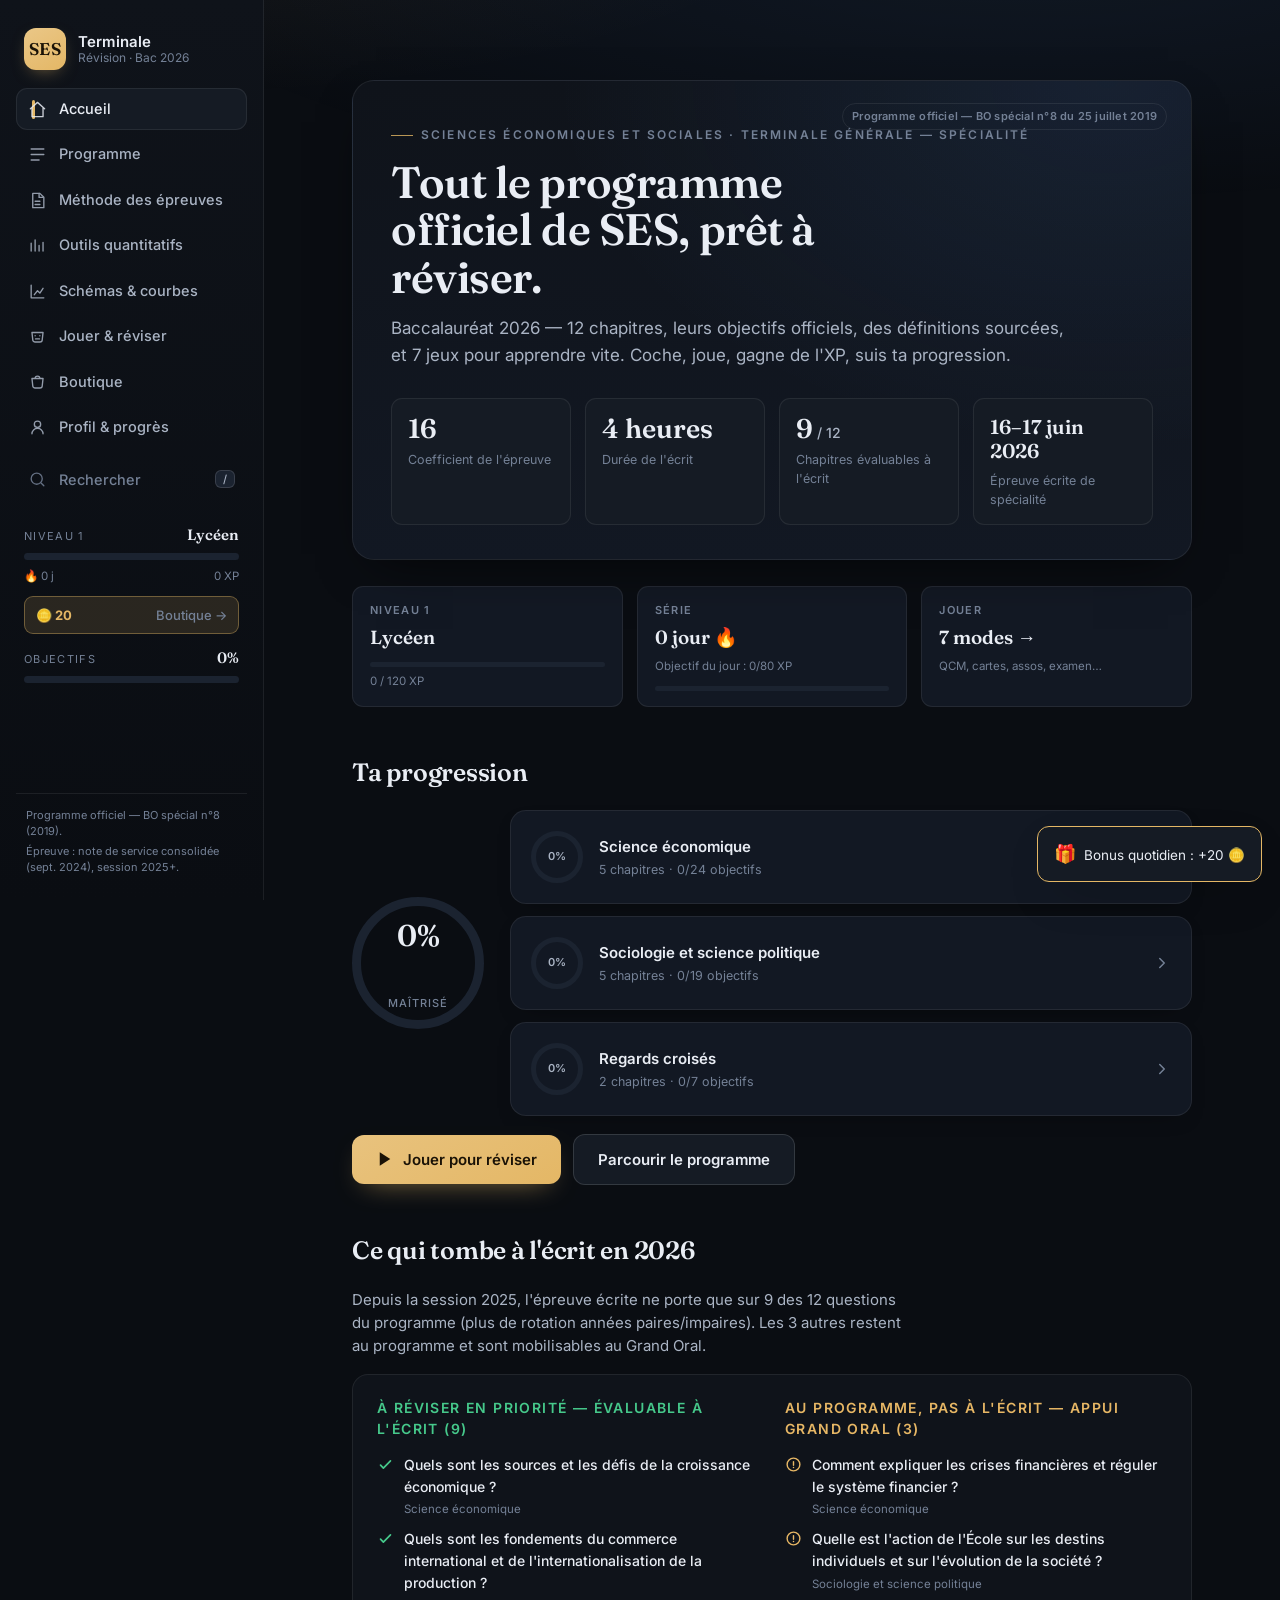
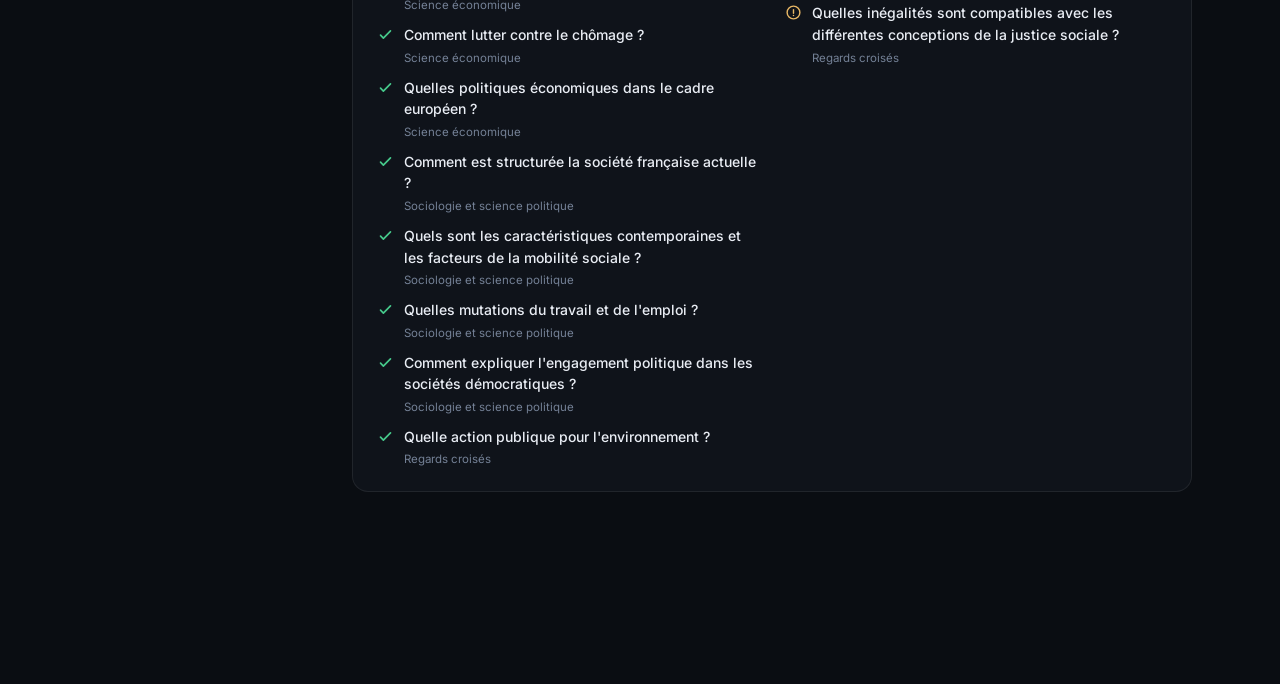
<file: index.html>
<!DOCTYPE html>
<html lang="fr">
<head>
  <meta charset="utf-8" />
  <meta name="viewport" content="width=device-width, initial-scale=1, viewport-fit=cover" />
  <title>SES Terminale — Révision Bac 2026</title>
  <meta name="description" content="Révision complète du programme officiel de SES Terminale (Bac 2026) : 12 chapitres, objectifs d'apprentissage, méthode des épreuves, savoir-faire quantitatifs, fiches et quiz." />
  <meta name="color-scheme" content="dark" />
  <meta name="theme-color" content="#1a1206" />
  <meta name="apple-mobile-web-app-capable" content="yes" />
  <meta name="apple-mobile-web-app-status-bar-style" content="black-translucent" />
  <meta name="apple-mobile-web-app-title" content="SES Bac" />
  <link rel="icon" type="image/png" href="favicon.png" />
  <link rel="apple-touch-icon" href="favicon.png" />
  <link rel="manifest" href="manifest.webmanifest" />
  <link rel="preconnect" href="https://fonts.googleapis.com" />
  <link rel="preconnect" href="https://fonts.gstatic.com" crossorigin />
  <link href="https://fonts.googleapis.com/css2?family=Fraunces:opsz,wght@9..144,400;9..144,500;9..144,600;9..144,700&family=Inter:wght@400;500;600;700&display=swap" rel="stylesheet" />
  <link rel="stylesheet" href="styles.css?v=20260617" />
</head>
<body>
  <!-- Mobile top bar -->
  <header class="topbar" id="topbar">
    <button class="icon-btn" id="menu-btn" aria-label="Ouvrir le menu">
      <svg viewBox="0 0 24 24" width="22" height="22" aria-hidden="true"><path d="M3 6h18M3 12h18M3 18h18" fill="none" stroke="currentColor" stroke-width="2" stroke-linecap="round"/></svg>
    </button>
    <a href="#/" class="topbar-brand">SES <span>·</span> Bac 2026</a>
    <button class="icon-btn" id="search-btn-m" aria-label="Rechercher">
      <svg viewBox="0 0 24 24" width="20" height="20" aria-hidden="true"><circle cx="11" cy="11" r="7" fill="none" stroke="currentColor" stroke-width="2"/><path d="m20 20-3.2-3.2" stroke="currentColor" stroke-width="2" stroke-linecap="round"/></svg>
    </button>
  </header>

  <!-- Sidebar -->
  <aside class="sidebar" id="sidebar">
    <a href="#/" class="brand" data-close>
      <span class="brand-mark">SES</span>
      <span class="brand-text">
        <strong>Terminale</strong>
        <em>Révision · Bac 2026</em>
      </span>
    </a>

    <nav class="nav" id="nav">
      <a href="#/" data-route="/" data-close>
        <svg viewBox="0 0 24 24" aria-hidden="true"><path d="M3 11l9-8 9 8M5 9.5V21h14V9.5" fill="none" stroke="currentColor" stroke-width="1.7" stroke-linecap="round" stroke-linejoin="round"/></svg>
        Accueil
      </a>
      <a href="#/programme" data-route="/programme" data-close>
        <svg viewBox="0 0 24 24" aria-hidden="true"><path d="M4 5h16M4 12h16M4 19h10" fill="none" stroke="currentColor" stroke-width="1.7" stroke-linecap="round"/></svg>
        Programme
      </a>
      <a href="#/methode" data-route="/methode" data-close>
        <svg viewBox="0 0 24 24" aria-hidden="true"><path d="M6 3h9l5 5v13H6z" fill="none" stroke="currentColor" stroke-width="1.7" stroke-linejoin="round"/><path d="M14 3v5h5M9 13h6M9 17h6" fill="none" stroke="currentColor" stroke-width="1.7" stroke-linecap="round"/></svg>
        Méthode des épreuves
      </a>
      <a href="#/outils" data-route="/outils" data-close>
        <svg viewBox="0 0 24 24" aria-hidden="true"><path d="M4 19V9m5 10V5m5 14v-7m5 7V8" fill="none" stroke="currentColor" stroke-width="1.7" stroke-linecap="round"/></svg>
        Outils quantitatifs
      </a>
      <a href="#/schemas" data-route="/schemas" data-close>
        <svg viewBox="0 0 24 24" aria-hidden="true"><path d="M4 20V4m0 16h16M8 16l4-5 3 3 4-6" fill="none" stroke="currentColor" stroke-width="1.7" stroke-linecap="round" stroke-linejoin="round"/></svg>
        Schémas &amp; courbes
      </a>
      <a href="#/jouer" data-route="/jouer" data-close>
        <svg viewBox="0 0 24 24" aria-hidden="true"><path d="M5 7h14l-1 9a3 3 0 0 1-3 3H9a3 3 0 0 1-3-3z" fill="none" stroke="currentColor" stroke-width="1.7" stroke-linejoin="round"/><path d="M9 11h.01M15 11h.01M9.5 15h5" fill="none" stroke="currentColor" stroke-width="1.7" stroke-linecap="round"/></svg>
        Jouer &amp; réviser
      </a>
      <a href="#/boutique" data-route="/boutique" data-close>
        <svg viewBox="0 0 24 24" aria-hidden="true"><path d="M5 7h14l-1 9a3 3 0 0 1-3 3H9a3 3 0 0 1-3-3z" fill="none" stroke="currentColor" stroke-width="1.7" stroke-linejoin="round"/><path d="M9 7a3 3 0 0 1 6 0" fill="none" stroke="currentColor" stroke-width="1.7"/></svg>
        Boutique
      </a>
      <a href="#/profil" data-route="/profil" data-close>
        <svg viewBox="0 0 24 24" aria-hidden="true"><path d="M12 12a4 4 0 1 0 0-8 4 4 0 0 0 0 8zM5 20a7 7 0 0 1 14 0" fill="none" stroke="currentColor" stroke-width="1.7" stroke-linecap="round"/></svg>
        Profil &amp; progrès
      </a>
      <button class="nav-search" id="search-btn" data-close>
        <svg viewBox="0 0 24 24" aria-hidden="true"><circle cx="11" cy="11" r="7" fill="none" stroke="currentColor" stroke-width="1.7"/><path d="m20 20-3.2-3.2" stroke="currentColor" stroke-width="1.7" stroke-linecap="round"/></svg>
        Rechercher<kbd>/</kbd>
      </button>
    </nav>

    <div class="sidebar-progress" id="sidebar-progress" aria-hidden="true"></div>

    <div class="sidebar-foot">
      <p>Programme officiel — BO spécial n°8 (2019).</p>
      <p>Épreuve : note de service consolidée (sept. 2024), session 2025+.</p>
    </div>
  </aside>

  <div class="scrim" id="scrim" hidden></div>

  <!-- Main view -->
  <main class="main" id="main">
    <div id="view" class="view"></div>
  </main>

  <!-- Search overlay -->
  <div class="search-overlay" id="search-overlay" hidden>
    <div class="search-panel" role="dialog" aria-modal="true" aria-label="Recherche">
      <div class="search-input-wrap">
        <svg viewBox="0 0 24 24" width="20" height="20" aria-hidden="true"><circle cx="11" cy="11" r="7" fill="none" stroke="currentColor" stroke-width="2"/><path d="m20 20-3.2-3.2" stroke="currentColor" stroke-width="2" stroke-linecap="round"/></svg>
        <input type="search" id="search-input" placeholder="Chercher un chapitre, un objectif, une notion…" autocomplete="off" spellcheck="false" />
        <button class="icon-btn" id="search-close" aria-label="Fermer">
          <svg viewBox="0 0 24 24" width="20" height="20" aria-hidden="true"><path d="M6 6l12 12M18 6L6 18" stroke="currentColor" stroke-width="2" stroke-linecap="round"/></svg>
        </button>
      </div>
      <div class="search-results" id="search-results"></div>
    </div>
  </div>

  <script src="data.js?v=20260614"></script>
  <script src="content.js?v=20260614"></script>
  <script src="resume.js?v=20260614"></script>
  <script src="quiz.js?v=20260614"></script>
  <script src="quiz2.js?v=20260614"></script>
  <script src="quiz3.js?v=20260614"></script>
  <script src="quiz4.js?v=20260614"></script>
  <script src="quiz5.js?v=20260614"></script>
  <script src="quiz6.js?v=20260615"></script>
  <script src="quiz7.js?v=20260616"></script>
  <script src="quiz8.js?v=20260617"></script>
  <script src="quiz9.js?v=20260618"></script>
  <script src="schemas.js?v=20260616"></script>
  <script src="app.js?v=20260617"></script>
</body>
</html>
</file>
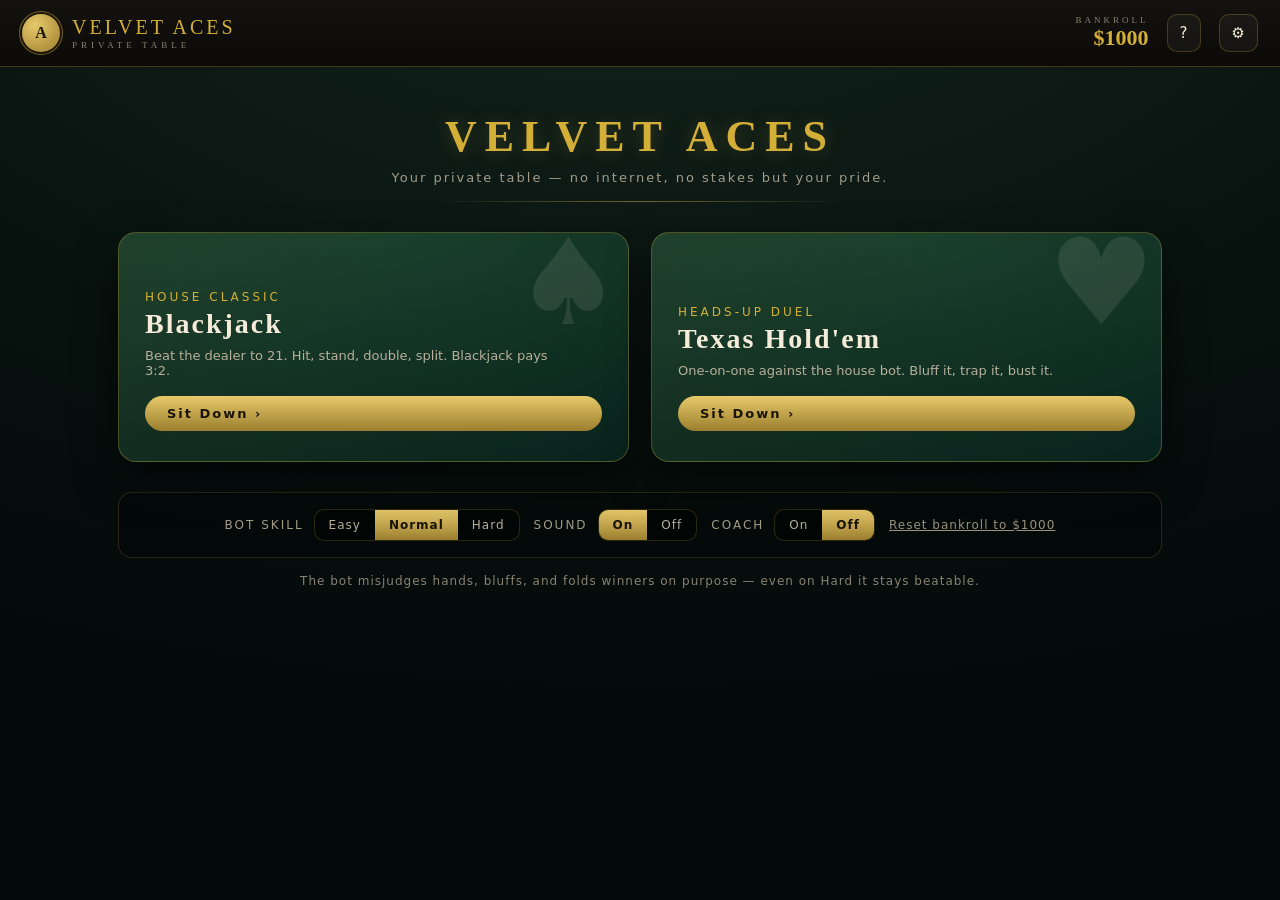
<file: velvet-aces.html>
<!DOCTYPE html>
<html lang="en">
<head>
<meta charset="UTF-8" />
<meta name="viewport" content="width=device-width, initial-scale=1.0" />
<title>Velvet Aces — Private Table</title>
<style>
  :root{
    --felt-1:#0c3a2e; --felt-2:#0a2c24; --felt-edge:#06201a;
    --gold:#d4af37; --gold-soft:#e7c96b; --gold-dim:#9c7f2e;
    --ink:#0b0b0d; --cream:#f4ecd8; --paper:#fbf7ee;
    --red:#c0392b; --green:#2ecc71; --bad:#e74c3c;
    --wood:#3a2417;
    --shadow:0 18px 40px rgba(0,0,0,.55);
  }
  *{box-sizing:border-box;margin:0;padding:0}
  html,body{height:100%}
  body{
    font-family:"Segoe UI",system-ui,Roboto,sans-serif;
    color:var(--cream);
    background:
      radial-gradient(120% 90% at 50% -10%, #14241f 0%, #07120e 60%, #04090a 100%);
    min-height:100vh; overflow-x:hidden;
    -webkit-font-smoothing:antialiased;
  }
  h1,h2,h3,.serif{font-family:Georgia,"Times New Roman",serif}
  .gold{color:var(--gold)}
  button{font-family:inherit;cursor:pointer;border:none;outline:none}
  button:disabled{opacity:.4;cursor:not-allowed}

  /* ---------- Top bar ---------- */
  .topbar{
    display:flex;align-items:center;justify-content:space-between;
    padding:14px 22px;
    background:linear-gradient(180deg,#13120f,#0b0a08);
    border-bottom:1px solid rgba(212,175,55,.25);
    position:sticky;top:0;z-index:50;
  }
  .brand{display:flex;align-items:center;gap:12px;cursor:pointer;user-select:none}
  .brand .logo{
    width:38px;height:38px;border-radius:50%;
    background:radial-gradient(circle at 35% 30%, var(--gold-soft), var(--gold-dim));
    display:grid;place-items:center;color:#1a1407;font-weight:800;font-family:Georgia,serif;
    box-shadow:0 0 0 2px #1a1407, 0 0 0 3px rgba(212,175,55,.5);
  }
  .brand .name{font-family:Georgia,serif;font-size:20px;letter-spacing:3px;color:var(--gold)}
  .brand .name small{display:block;font-size:9px;letter-spacing:4px;color:#8a8270;margin-top:1px}
  .bank{display:flex;align-items:center;gap:18px}
  .chips-display{
    text-align:right;font-family:Georgia,serif;
  }
  .chips-display .lbl{font-size:9px;letter-spacing:3px;color:#8a8270;text-transform:uppercase}
  .chips-display .val{font-size:22px;color:var(--gold);font-weight:700}
  .icon-btn{
    background:rgba(255,255,255,.04);border:1px solid rgba(212,175,55,.25);
    color:var(--cream);border-radius:10px;padding:9px 12px;font-size:15px;transition:.15s;
  }
  .icon-btn:hover{background:rgba(212,175,55,.12);border-color:var(--gold)}

  /* ---------- Layout ---------- */
  .wrap{max-width:1080px;margin:0 auto;padding:26px 18px 60px}
  .screen{display:none;animation:fade .35s ease}
  .screen.active{display:block}
  @keyframes fade{from{opacity:0;transform:translateY(8px)}to{opacity:1;transform:none}}

  /* ---------- Home ---------- */
  .hero{text-align:center;margin:18px 0 30px}
  .hero h1{font-size:44px;letter-spacing:8px;color:var(--gold);text-shadow:0 2px 18px rgba(212,175,55,.25)}
  .hero p{color:#a39c86;margin-top:8px;letter-spacing:2px;font-size:13px}
  .rule{height:1px;background:linear-gradient(90deg,transparent,var(--gold),transparent);max-width:420px;margin:16px auto;opacity:.5}
  .game-grid{display:grid;grid-template-columns:1fr 1fr;gap:22px;margin-top:10px}
  @media(max-width:740px){.game-grid{grid-template-columns:1fr}.hero h1{font-size:32px;letter-spacing:4px}}
  .game-card{
    position:relative;border-radius:18px;padding:30px 26px;min-height:230px;
    background:
      linear-gradient(160deg, rgba(212,175,55,.10), rgba(0,0,0,.2)),
      radial-gradient(120% 100% at 50% 0%, var(--felt-1), var(--felt-2));
    border:1px solid rgba(212,175,55,.3);
    box-shadow:var(--shadow);
    cursor:pointer;overflow:hidden;transition:transform .2s, box-shadow .2s, border-color .2s;
    display:flex;flex-direction:column;justify-content:flex-end;
  }
  .game-card:hover{transform:translateY(-5px);border-color:var(--gold);box-shadow:0 26px 50px rgba(0,0,0,.6)}
  .game-card .deco{position:absolute;top:-10px;right:6px;font-size:120px;opacity:.10;line-height:1}
  .game-card h2{font-size:28px;letter-spacing:2px;color:var(--cream)}
  .game-card .tag{color:var(--gold);font-size:12px;letter-spacing:3px;text-transform:uppercase;margin-bottom:4px}
  .game-card p{color:#b8b09a;font-size:13px;margin-top:8px;max-width:90%}
  .game-card .play{
    margin-top:18px;align-self:flex-start;
    background:linear-gradient(180deg,var(--gold-soft),var(--gold-dim));
    color:#1a1407;font-weight:700;padding:10px 22px;border-radius:30px;letter-spacing:2px;font-size:13px;
  }

  .settings-row{
    margin-top:30px;display:flex;flex-wrap:wrap;gap:14px;align-items:center;justify-content:center;
    background:rgba(0,0,0,.25);border:1px solid rgba(212,175,55,.18);border-radius:14px;padding:16px 20px;
  }
  .settings-row .grp{display:flex;align-items:center;gap:10px}
  .settings-row label{font-size:12px;letter-spacing:2px;color:#a39c86;text-transform:uppercase}
  .seg{display:flex;background:rgba(0,0,0,.4);border:1px solid rgba(212,175,55,.2);border-radius:10px;overflow:hidden}
  .seg button{background:transparent;color:#b8b09a;padding:8px 14px;font-size:12px;letter-spacing:1px;transition:.15s}
  .seg button.on{background:linear-gradient(180deg,var(--gold-soft),var(--gold-dim));color:#1a1407;font-weight:700}
  .link-btn{background:none;color:#9a927c;text-decoration:underline;font-size:12px;letter-spacing:1px}
  .link-btn:hover{color:var(--gold)}

  /* ---------- Table (shared) ---------- */
  .table-head{display:flex;align-items:center;justify-content:space-between;margin-bottom:14px}
  .table-head h2{font-size:24px;letter-spacing:3px;color:var(--gold)}
  .back-btn{background:rgba(255,255,255,.05);border:1px solid rgba(212,175,55,.25);color:var(--cream);
    padding:8px 16px;border-radius:30px;font-size:12px;letter-spacing:2px;transition:.15s}
  .back-btn:hover{background:rgba(212,175,55,.12);border-color:var(--gold)}
  .felt{
    border-radius:24px;padding:26px 22px;min-height:440px;position:relative;
    background:
      radial-gradient(120% 120% at 50% 40%, var(--felt-1), var(--felt-2) 70%, var(--felt-edge));
    border:10px solid var(--wood);
    box-shadow:inset 0 0 80px rgba(0,0,0,.55), var(--shadow);
    background-clip:padding-box;
  }
  .felt::after{ /* felt sheen ring */
    content:"";position:absolute;inset:18px;border-radius:18px;
    border:1px solid rgba(212,175,55,.18);pointer-events:none;
  }

  /* ---------- Cards ---------- */
  .hand{display:flex;gap:10px;min-height:128px;align-items:center;flex-wrap:wrap}
  .card{
    width:84px;height:120px;border-radius:9px;position:relative;flex:0 0 auto;
    background:linear-gradient(160deg,#ffffff,#f0ead8);
    box-shadow:0 6px 14px rgba(0,0,0,.45);
    color:#1a1a1a;user-select:none;
    border:1px solid rgba(0,0,0,.15);
  }
  .card.red{color:var(--red)}
  .card .corner{position:absolute;font-weight:700;line-height:1;font-family:Georgia,serif;text-align:center}
  .card .corner.tl{top:7px;left:8px;font-size:18px}
  .card .corner.br{bottom:7px;right:8px;font-size:18px;transform:rotate(180deg)}
  .card .corner .s{font-size:13px;display:block}
  .card .pip{position:absolute;top:50%;left:50%;transform:translate(-50%,-50%);font-size:42px}
  .card.back{
    background:
      repeating-linear-gradient(45deg,#7a1f2b 0 8px,#5e1822 8px 16px);
    border:3px solid #f0ead8;box-shadow:0 6px 14px rgba(0,0,0,.5);
  }
  .card.back::after{content:"";position:absolute;inset:7px;border:1px solid rgba(255,255,255,.35);border-radius:5px}
  .card.small{width:60px;height:86px}
  .card.small .corner.tl{font-size:13px;top:5px;left:6px}
  .card.small .corner.br{font-size:13px;bottom:5px;right:6px}
  .card.small .corner .s{font-size:9px}
  .card.small .pip{font-size:30px}
  .card{transition:transform .16s ease, box-shadow .16s ease}
  .card:not(.back):hover{transform:translateY(-6px)}
  .card.deal{animation:dealin .42s cubic-bezier(.2,.85,.3,1.2) backwards}
  @keyframes dealin{0%{opacity:0;transform:translate(-14px,-52px) rotate(-12deg) scale(.78)}70%{opacity:1}100%{opacity:1;transform:none}}
  .card.flip{animation:flipin .44s ease backwards;transform-origin:center}
  @keyframes flipin{0%{transform:rotateY(90deg) scale(.95);filter:brightness(.72)}100%{transform:rotateY(0) scale(1);filter:none}}
  .card.win{box-shadow:0 0 0 3px var(--gold), 0 6px 20px rgba(212,175,55,.55);animation:winglow 1.1s ease-in-out infinite alternate}
  @keyframes winglow{from{box-shadow:0 0 0 3px var(--gold),0 6px 16px rgba(212,175,55,.30)}to{box-shadow:0 0 0 3px var(--gold-soft),0 10px 28px rgba(212,175,55,.75)}}

  /* seat panel */
  .seat{display:flex;flex-direction:column;align-items:center;gap:8px;position:relative;z-index:2}
  .seat .who{font-family:Georgia,serif;letter-spacing:3px;font-size:13px;color:#cfc6ad;text-transform:uppercase}
  .seat .meta{font-size:13px;color:var(--gold);font-weight:700}
  .badge{display:inline-block;background:rgba(0,0,0,.45);border:1px solid rgba(212,175,55,.4);
    border-radius:20px;padding:3px 12px;font-size:12px;color:var(--cream);letter-spacing:1px}
  .badge.bust{border-color:var(--bad);color:#ff9b8f}
  .badge.bj{border-color:var(--gold);color:var(--gold)}
  .center-mid{text-align:center;margin:8px 0}
  .pot{font-family:Georgia,serif;font-size:15px;letter-spacing:2px}
  .pot b{color:var(--gold);font-size:20px}
  .dealer-btn{display:inline-grid;place-items:center;width:26px;height:26px;border-radius:50%;
    background:#f0ead8;color:#1a1407;font-weight:800;font-size:12px;border:2px solid var(--gold);margin-left:8px;vertical-align:middle}

  .msg{
    text-align:center;min-height:24px;margin:14px 0 4px;font-family:Georgia,serif;
    font-size:17px;letter-spacing:1px;color:var(--cream);
  }
  .msg.win{color:var(--gold)} .msg.lose{color:#ff9b8f}

  /* ---------- Controls ---------- */
  .controls{display:flex;flex-wrap:wrap;gap:12px;justify-content:center;margin-top:18px}
  .btn{
    padding:13px 26px;border-radius:30px;font-size:14px;letter-spacing:2px;font-weight:700;
    background:rgba(255,255,255,.06);border:1px solid rgba(212,175,55,.35);color:var(--cream);
    transition:.15s;min-width:104px;text-transform:uppercase;
  }
  .btn:hover:not(:disabled){background:rgba(212,175,55,.16);border-color:var(--gold);transform:translateY(-2px)}
  .btn.primary{background:linear-gradient(180deg,var(--gold-soft),var(--gold-dim));color:#1a1407;border-color:transparent}
  .btn.danger{border-color:rgba(231,76,60,.5)} .btn.danger:hover{background:rgba(231,76,60,.18);border-color:var(--bad)}
  /* coach (training helper) */
  .btn.suggest{animation:suggestPulse 1.1s ease-in-out infinite}
  @keyframes suggestPulse{0%,100%{box-shadow:0 0 0 2px rgba(212,175,55,.5)}50%{box-shadow:0 0 0 4px rgba(212,175,55,.95),0 0 20px rgba(212,175,55,.55)}}
  .coach-line{max-width:580px;margin:14px auto 0;text-align:center;font-size:13px;letter-spacing:.5px;line-height:1.5;
    background:rgba(212,175,55,.10);border:1px solid rgba(212,175,55,.35);border-radius:12px;padding:9px 16px;color:var(--cream);
    animation:fade .25s ease}
  .coach-line b{color:var(--gold)}
  .coach-why{margin-top:6px;font-size:12px;line-height:1.5;color:#b6ad97;font-style:italic;letter-spacing:.3px}
  .coach-toggle{background:rgba(255,255,255,.05);border:1px solid rgba(212,175,55,.25);color:#cfc6ad;
    padding:8px 14px;border-radius:30px;font-size:12px;letter-spacing:1px;transition:.15s;white-space:nowrap}
  .coach-toggle:hover{background:rgba(212,175,55,.12);border-color:var(--gold)}
  .coach-toggle.on{background:linear-gradient(180deg,var(--gold-soft),var(--gold-dim));color:#1a1407;font-weight:700;border-color:transparent}

  /* chips */
  .chips-tray{display:flex;gap:12px;justify-content:center;flex-wrap:wrap;margin:6px 0 4px}
  .chip{
    width:62px;height:62px;border-radius:50%;display:grid;place-items:center;cursor:pointer;
    font-weight:800;color:#fff;font-size:15px;position:relative;transition:.12s;
    border:3px dashed rgba(255,255,255,.65);
    box-shadow:0 5px 12px rgba(0,0,0,.45);
  }
  .chip:hover{transform:translateY(-4px) scale(1.05)}
  .chip.c10{background:radial-gradient(circle at 40% 35%,#5dade2,#21618c)}
  .chip.c25{background:radial-gradient(circle at 40% 35%,#58d68d,#196f3d)}
  .chip.c50{background:radial-gradient(circle at 40% 35%,#ec7063,#922b21)}
  .chip.c100{background:radial-gradient(circle at 40% 35%,#34495e,#1b2631)}
  .chip.c500{background:radial-gradient(circle at 40% 35%,#bb8fce,#5b2c6f)}
  .bet-line{display:flex;align-items:center;justify-content:center;gap:14px;margin-top:10px;flex-wrap:wrap}
  .bet-box{font-family:Georgia,serif;font-size:16px;letter-spacing:1px}
  .bet-box b{color:var(--gold);font-size:22px}

  /* poker raise slider */
  .raise-panel{display:flex;flex-direction:column;align-items:center;gap:10px;margin-top:8px}
  .raise-row{display:flex;align-items:center;gap:14px;flex-wrap:wrap;justify-content:center}
  input[type=range]{width:240px;accent-color:var(--gold)}
  .preset{background:rgba(0,0,0,.4);border:1px solid rgba(212,175,55,.3);color:#cfc6ad;border-radius:8px;
    padding:6px 12px;font-size:12px;letter-spacing:1px}
  .preset:hover{background:rgba(212,175,55,.15);color:var(--gold)}
  .amt{font-family:Georgia,serif;color:var(--gold);font-size:20px;min-width:70px;text-align:center}

  .log{margin-top:14px;max-height:96px;overflow:auto;font-size:12px;color:#9a927c;
    background:rgba(0,0,0,.25);border-radius:10px;padding:8px 12px;letter-spacing:.5px;line-height:1.6}
  .log .you{color:#9fd6ff} .log .bot{color:#ffcf8f} .log .sys{color:#8a8270}

  /* modal */
  .modal-back{position:fixed;inset:0;background:rgba(0,0,0,.7);display:none;place-items:center;z-index:100;padding:20px}
  .modal-back.show{display:grid}
  .modal{
    max-width:520px;width:100%;background:linear-gradient(160deg,#15201b,#0c1411);
    border:1px solid rgba(212,175,55,.35);border-radius:18px;padding:28px;box-shadow:var(--shadow)
  }
  .modal h3{color:var(--gold);letter-spacing:2px;margin-bottom:12px}
  .modal p,.modal li{color:#c7bfa8;font-size:14px;line-height:1.7}
  .modal ul{margin:8px 0 8px 18px}
  .modal .close{margin-top:18px;float:right}
  .toast{
    position:fixed;left:50%;bottom:28px;transform:translateX(-50%) translateY(80px);
    background:#15201b;border:1px solid var(--gold);color:var(--cream);padding:12px 22px;border-radius:30px;
    letter-spacing:1px;font-size:14px;opacity:0;transition:.3s;z-index:120;box-shadow:var(--shadow)
  }
  .toast.show{transform:translateX(-50%) translateY(0);opacity:1}
  .hidden{display:none!important}
  .dim{color:#8a8270}
</style>
</head>
<body>

<div class="topbar">
  <div class="brand" onclick="goHome()">
    <div class="logo">A</div>
    <div class="name">VELVET ACES<small>PRIVATE TABLE</small></div>
  </div>
  <div class="bank">
    <div class="chips-display">
      <div class="lbl">Bankroll</div>
      <div class="val">$<span id="bankroll">1000</span></div>
    </div>
    <button class="icon-btn" title="How to play" onclick="openModal('rules')">?</button>
    <button class="icon-btn" title="Settings" onclick="openModal('settings')">⚙</button>
  </div>
</div>

<div class="wrap">

  <!-- ============ HOME ============ -->
  <section id="home" class="screen active">
    <div class="hero">
      <h1>VELVET ACES</h1>
      <p>Your private table — no internet, no stakes but your pride.</p>
      <div class="rule"></div>
    </div>
    <div class="game-grid">
      <div class="game-card" onclick="startBlackjack()">
        <div class="deco">♠</div>
        <div>
          <div class="tag">House Classic</div>
          <h2>Blackjack</h2>
          <p>Beat the dealer to 21. Hit, stand, double, split. Blackjack pays 3:2.</p>
          <div class="play">Sit Down ›</div>
        </div>
      </div>
      <div class="game-card" onclick="startPoker()">
        <div class="deco">♥</div>
        <div>
          <div class="tag">Heads-Up Duel</div>
          <h2>Texas Hold'em</h2>
          <p>One-on-one against the house bot. Bluff it, trap it, bust it.</p>
          <div class="play">Sit Down ›</div>
        </div>
      </div>
    </div>

    <div class="settings-row">
      <div class="grp">
        <label>Bot skill</label>
        <div class="seg" id="diffSeg">
          <button data-diff="easy" onclick="setDiff('easy')">Easy</button>
          <button data-diff="normal" class="on" onclick="setDiff('normal')">Normal</button>
          <button data-diff="hard" onclick="setDiff('hard')">Hard</button>
        </div>
      </div>
      <div class="grp">
        <label>Sound</label>
        <div class="seg" id="sndSeg">
          <button data-snd="on" class="on" onclick="setSnd(true)">On</button>
          <button data-snd="off" onclick="setSnd(false)">Off</button>
        </div>
      </div>
      <div class="grp">
        <label>Coach</label>
        <div class="seg" id="coachSeg">
          <button data-coach="on" onclick="setCoach(true)">On</button>
          <button data-coach="off" class="on" onclick="setCoach(false)">Off</button>
        </div>
      </div>
      <button class="link-btn" onclick="resetBank()">Reset bankroll to $1000</button>
    </div>
    <p class="dim" style="text-align:center;margin-top:16px;font-size:12px;letter-spacing:1px">
      The bot misjudges hands, bluffs, and folds winners on purpose — even on Hard it stays beatable.
    </p>
  </section>

  <!-- ============ BLACKJACK ============ -->
  <section id="blackjack" class="screen">
    <div class="table-head">
      <button class="back-btn" onclick="goHome()">‹ Lobby</button>
      <h2>BLACKJACK</h2>
      <button class="coach-toggle" id="bjCoachBtn" onclick="toggleCoach()">💡 Coach: Off</button>
    </div>
    <div class="felt">
      <div class="seat" style="margin-bottom:8px">
        <div class="who">Dealer <span id="bjDealerVal" class="meta"></span></div>
        <div class="hand" id="bjDealerHand"></div>
      </div>
      <div class="msg" id="bjMsg">Place your bet to begin.</div>
      <div class="seat" style="margin-top:4px">
        <div class="hand" id="bjPlayerHand"></div>
        <div class="who">You <span id="bjPlayerVal" class="meta"></span></div>
      </div>

      <!-- betting -->
      <div id="bjBetUI" style="margin-top:18px">
        <div class="chips-tray">
          <div class="chip c10" onclick="bjAddChip(10)">$10</div>
          <div class="chip c25" onclick="bjAddChip(25)">$25</div>
          <div class="chip c50" onclick="bjAddChip(50)">$50</div>
          <div class="chip c100" onclick="bjAddChip(100)">$100</div>
          <div class="chip c500" onclick="bjAddChip(500)">$500</div>
        </div>
        <div class="bet-line">
          <div class="bet-box">Bet: <b>$<span id="bjBet">0</span></b></div>
          <button class="btn" onclick="bjClearBet()">Clear</button>
          <button class="btn primary" id="bjDealBtn" onclick="bjDeal()">Deal</button>
        </div>
      </div>

      <!-- actions -->
      <div class="coach-line hidden" id="bjCoach"></div>
      <div class="controls hidden" id="bjActions">
        <button class="btn" id="bjHit" onclick="bjHit()">Hit</button>
        <button class="btn" id="bjStand" onclick="bjStand()">Stand</button>
        <button class="btn" id="bjDouble" onclick="bjDouble()">Double</button>
        <button class="btn" id="bjSplit" onclick="bjSplit()">Split</button>
      </div>
      <div class="controls hidden" id="bjNext">
        <button class="btn primary" onclick="bjNewRound()">Next Hand</button>
      </div>
    </div>
  </section>

  <!-- ============ POKER ============ -->
  <section id="poker" class="screen">
    <div class="table-head">
      <button class="back-btn" onclick="goHome()">‹ Lobby</button>
      <h2>TEXAS HOLD'EM</h2>
      <button class="coach-toggle" id="pkCoachBtn" onclick="toggleCoach()">💡 Coach: Off</button>
    </div>
    <div class="felt">
      <!-- bot -->
      <div class="seat">
        <div class="who">House Bot <span id="pkBotDealer" class="dealer-btn hidden">D</span></div>
        <div class="hand" id="pkBotHand"></div>
        <div class="badge" id="pkBotStack">$1000</div>
      </div>

      <!-- board -->
      <div class="center-mid">
        <div class="pot">POT <b>$<span id="pkPot">0</span></b></div>
        <div class="hand" id="pkBoard" style="justify-content:center;margin-top:8px;min-height:90px"></div>
      </div>
      <div class="msg" id="pkMsg"></div>

      <!-- you -->
      <div class="seat">
        <div class="badge" id="pkYouStack">$1000</div>
        <div class="hand" id="pkYouHand"></div>
        <div class="who">You <span id="pkYouDealer" class="dealer-btn hidden">D</span></div>
      </div>

      <!-- actions -->
      <div class="coach-line hidden" id="pkCoach"></div>
      <div class="controls hidden" id="pkActions">
        <button class="btn danger" id="pkFold" onclick="pkFold()">Fold</button>
        <button class="btn" id="pkCheckCall" onclick="pkCheckCall()">Check</button>
        <button class="btn primary" id="pkBetRaise" onclick="pkOpenRaise()">Bet</button>
      </div>
      <div class="raise-panel hidden" id="pkRaisePanel">
        <div class="raise-row">
          <button class="preset" onclick="pkPreset(0.5)">½ Pot</button>
          <button class="preset" onclick="pkPreset(0.75)">¾ Pot</button>
          <button class="preset" onclick="pkPreset(1)">Pot</button>
          <button class="preset" onclick="pkPreset('allin')">All-In</button>
        </div>
        <div class="raise-row">
          <input type="range" id="pkSlider" oninput="pkSliderMove()" />
          <span class="amt">$<span id="pkRaiseAmt">0</span></span>
        </div>
        <div class="raise-row">
          <button class="btn" onclick="pkCancelRaise()">Back</button>
          <button class="btn primary" id="pkConfirmRaise" onclick="pkConfirmRaise()">Confirm</button>
        </div>
      </div>
      <div class="controls hidden" id="pkNext">
        <button class="btn primary" onclick="pkNewHand()">Next Hand</button>
      </div>

      <div class="log" id="pkLog"></div>
    </div>
  </section>

</div>

<!-- modal -->
<div class="modal-back" id="modalBack" onclick="if(event.target===this)closeModal()">
  <div class="modal" id="modalRules">
    <h3>How To Play</h3>
    <p><b class="gold">Blackjack.</b> Place a bet, get two cards, beat the dealer's hand without going over 21.
    Face cards = 10, Ace = 11 or 1. <b>Hit</b> draws, <b>Stand</b> holds, <b>Double</b> doubles your bet for one
    final card, <b>Split</b> separates a pair into two hands. Dealer stands on 17. Blackjack pays 3:2.</p>
    <p style="margin-top:10px"><b class="gold">Texas Hold'em (heads-up).</b> You and the bot each get 2 hole cards.
    Five community cards are dealt across four betting rounds (pre-flop, flop, turn, river). Make your best
    5-card hand. <b>Fold</b> to quit the hand, <b>Check/Call</b> to stay, <b>Bet/Raise</b> to pressure.
    Blinds are $5/$10. Bust the bot or build your stack.</p>
    <p style="margin-top:10px"><b class="gold">💡 Coach (training mode).</b> Toggle it from the lobby or the
    button in any table header. When on, it highlights the mathematically best move and explains why —
    full textbook <b>basic strategy</b> for blackjack (hit/stand/double/split vs the dealer's upcard) and
    <b>equity vs pot-odds</b> guidance for poker. Turn it off to test yourself.</p>
    <p style="margin-top:10px" class="dim">Everything is local. Your bankroll saves automatically in this browser.</p>
    <button class="btn close" onclick="closeModal()">Got it</button>
  </div>
  <div class="modal hidden" id="modalSettings">
    <h3>Settings</h3>
    <p>Bot skill: <b class="gold" id="setDiffLabel">Normal</b> — change it from the lobby. Higher skill = sharper
    play and more bluffs, but it always makes enough mistakes to stay beatable.</p>
    <ul>
      <li><b>Easy</b> — folds too much, big misreads, rarely bluffs.</li>
      <li><b>Normal</b> — solid but loose, occasional bluffs and punts.</li>
      <li><b>Hard</b> — tighter and more aggressive, still misjudges and bluffs.</li>
    </ul>
    <p style="margin-top:10px">Bankroll: <b class="gold">$<span id="setBank">1000</span></b></p>
    <div style="margin-top:14px;display:flex;gap:10px">
      <button class="btn danger" onclick="resetBank();closeModal()">Reset to $1000</button>
      <button class="btn close" onclick="closeModal()">Close</button>
    </div>
  </div>
</div>

<div class="toast" id="toast"></div>

<script>
/* ============================================================
   VELVET ACES  —  local blackjack + heads-up Texas Hold'em
   Single file. No network. Bankroll persists in localStorage.
   ============================================================ */

/* ---------------- shared state ---------------- */
const SUITS = ['s','h','d','c'];
const SUIT_CH = {s:'♠',h:'♥',d:'♦',c:'♣'};
const RANK_CH = {11:'J',12:'Q',13:'K',14:'A'};
function rankChar(r){ return RANK_CH[r] || (r===10?'10':String(r)); }

let G = {
  bank: 1000,
  diff: 'normal',
  sound: true,
  coach: false,
};
function load(){
  try{
    const s = JSON.parse(localStorage.getItem('velvetAces')||'{}');
    if(typeof s.bank==='number') G.bank = s.bank;
    if(s.diff) G.diff = s.diff;
    if(typeof s.sound==='boolean') G.sound = s.sound;
    if(typeof s.coach==='boolean') G.coach = s.coach;
  }catch(e){}
}
function save(){ localStorage.setItem('velvetAces', JSON.stringify({bank:G.bank,diff:G.diff,sound:G.sound,coach:G.coach})); }
function setBank(v){ G.bank = Math.max(0, Math.round(v)); document.getElementById('bankroll').textContent = G.bank; save(); }
function addBank(v){ setBank(G.bank + v); }

/* ---------------- deck ---------------- */
function freshDeck(){
  const d=[];
  for(const s of SUITS) for(let r=2;r<=14;r++) d.push({r,s});
  return d;
}
function shuffle(a){
  for(let i=a.length-1;i>0;i--){ const j=Math.floor(Math.random()*(i+1)); [a[i],a[j]]=[a[j],a[i]]; }
  return a;
}

/* ---------------- card render ---------------- */
function cardHTML(card, opts={}){
  const cls = [opts.small?'small':'', opts.deal?'deal':'', opts.flip?'flip':'', opts.win?'win':''].filter(Boolean).join(' ');
  const style = opts.delay ? ` style="animation-delay:${opts.delay}ms"` : '';
  if(!card || opts.down) return `<div class="card back ${cls}"${style}></div>`;
  const red = (card.s==='h'||card.s==='d');
  const rc = rankChar(card.r), sc = SUIT_CH[card.s];
  return `<div class="card ${red?'red':''} ${cls}"${style}>
    <div class="corner tl">${rc}<span class="s">${sc}</span></div>
    <div class="pip">${sc}</div>
    <div class="corner br">${rc}<span class="s">${sc}</span></div>
  </div>`;
}

/* Render a hand into a container, deal-animating only the cards added since the last
   render (with a stagger), and optionally flipping specific cards on reveal. */
function paintHand(el, cards, opt={}){
  if(!el) return;
  let prev = el._shown||0;
  if(cards.length < prev) prev = 0;            // shrunk (new round / split) -> animate fresh
  const stagger = opt.stagger||90;
  const html = cards.map((c,i)=>{
    const isNew = i>=prev;
    return cardHTML(c, {
      small: opt.small,
      down: opt.downFn ? opt.downFn(i) : false,
      deal: isNew && !opt.noDeal,
      delay: isNew ? (i-prev)*stagger : 0,
      flip: opt.flipFn ? opt.flipFn(i) : false,
      win: opt.winFn ? opt.winFn(i) : false,
    });
  }).join('');
  el.innerHTML = html + (opt.suffix||'');
  el._shown = cards.length;
}
function resetAnim(...ids){ ids.forEach(id=>{ const el=document.getElementById(id); if(el) el._shown=0; }); }

/* ---------------- sound (WebAudio, no files) ---------------- */
let actx=null;
function beep(freq, dur=0.08, type='sine', vol=0.05){
  if(!G.sound) return;
  try{
    actx = actx || new (window.AudioContext||window.webkitAudioContext)();
    const o=actx.createOscillator(), g=actx.createGain();
    o.type=type; o.frequency.value=freq; o.connect(g); g.connect(actx.destination);
    g.gain.setValueAtTime(vol, actx.currentTime);
    g.gain.exponentialRampToValueAtTime(0.0001, actx.currentTime+dur);
    o.start(); o.stop(actx.currentTime+dur);
  }catch(e){}
}
const SND = {
  deal:()=>beep(520,0.05,'triangle',0.04),
  chip:()=>beep(880,0.05,'square',0.03),
  win:()=>{beep(660,0.1,'sine',0.06);setTimeout(()=>beep(990,0.16,'sine',0.06),90);},
  lose:()=>{beep(300,0.18,'sawtooth',0.05);},
  push:()=>beep(440,0.12,'sine',0.04),
};

/* ---------------- navigation ---------------- */
function show(id){
  document.querySelectorAll('.screen').forEach(s=>s.classList.remove('active'));
  document.getElementById(id).classList.add('active');
}
function goHome(){ show('home'); }
function toast(msg){
  const t=document.getElementById('toast'); t.textContent=msg; t.classList.add('show');
  clearTimeout(t._t); t._t=setTimeout(()=>t.classList.remove('show'),2200);
}

/* ---------------- settings ---------------- */
function setDiff(d){
  G.diff=d; save();
  document.querySelectorAll('#diffSeg button').forEach(b=>b.classList.toggle('on', b.dataset.diff===d));
  document.getElementById('setDiffLabel').textContent = d[0].toUpperCase()+d.slice(1);
}
function setSnd(on){
  G.sound=on; save();
  document.querySelectorAll('#sndSeg button').forEach(b=>b.classList.toggle('on', (b.dataset.snd==='on')===on));
}
function setCoach(on){
  G.coach=on; save();
  document.querySelectorAll('#coachSeg button').forEach(b=>b.classList.toggle('on', (b.dataset.coach==='on')===on));
  const lbl = on ? '💡 Coach: On' : '💡 Coach: Off';
  ['bjCoachBtn','pkCoachBtn'].forEach(id=>{ const e=document.getElementById(id); if(e){ e.textContent=lbl; e.classList.toggle('on',on); } });
  // refresh advice live if mid-decision
  if(document.getElementById('blackjack').classList.contains('active') && BJ && BJ.phase==='play') bjShowActions();
  if(document.getElementById('poker').classList.contains('active') && PK && PK.phase==='play'
     && PK.toAct==='you' && !document.getElementById('pkActions').classList.contains('hidden')) pkShowActions();
}
function toggleCoach(){ setCoach(!G.coach); }
function resetBank(){ setBank(1000); toast('Bankroll reset to $1000'); }
function openModal(which){
  document.getElementById('modalRules').classList.toggle('hidden', which!=='rules');
  document.getElementById('modalSettings').classList.toggle('hidden', which!=='settings');
  document.getElementById('setBank').textContent=G.bank;
  document.getElementById('modalBack').classList.add('show');
}
function closeModal(){ document.getElementById('modalBack').classList.remove('show'); }

/* ============================================================
   POKER HAND EVALUATION  (best 5 of 7)
   score = [category, ...tiebreakers], compared lexicographically.
   8 straight flush, 7 quads, 6 full house, 5 flush,
   4 straight, 3 trips, 2 two pair, 1 pair, 0 high card
   ============================================================ */
function rank5(cards){
  const ranks = cards.map(c=>c.r);
  const suits = cards.map(c=>c.s);
  const isFlush = suits.every(s=>s===suits[0]);
  const cnt={};
  for(const r of ranks) cnt[r]=(cnt[r]||0)+1;
  const groups = Object.keys(cnt).map(r=>[cnt[r], +r]).sort((a,b)=> b[0]-a[0] || b[1]-a[1]);
  const uniq = [...new Set(ranks)].sort((a,b)=>b-a);
  const sortedDesc = ranks.slice().sort((a,b)=>b-a);

  let isStraight=false, sHigh=0;
  if(uniq.length===5){
    if(uniq[0]-uniq[4]===4){ isStraight=true; sHigh=uniq[0]; }
    else if(uniq[0]===14 && uniq[1]===5 && uniq[2]===4 && uniq[3]===3 && uniq[4]===2){ isStraight=true; sHigh=5; }
  }
  if(isStraight && isFlush) return [8, sHigh];
  if(groups[0][0]===4) return [7, groups[0][1], groups[1][1]];
  if(groups[0][0]===3 && groups[1][0]===2) return [6, groups[0][1], groups[1][1]];
  if(isFlush) return [5, ...sortedDesc];
  if(isStraight) return [4, sHigh];
  if(groups[0][0]===3) return [3, groups[0][1], groups[1][1], groups[2][1]];
  if(groups[0][0]===2 && groups[1][0]===2){
    const hp=Math.max(groups[0][1],groups[1][1]), lp=Math.min(groups[0][1],groups[1][1]);
    return [2, hp, lp, groups[2][1]];
  }
  if(groups[0][0]===2) return [1, groups[0][1], groups[1][1], groups[2][1], groups[3][1]];
  return [0, ...sortedDesc];
}
function cmpScore(a,b){
  const n=Math.max(a.length,b.length);
  for(let i=0;i<n;i++){ const x=a[i]||0,y=b[i]||0; if(x!==y) return x-y; }
  return 0;
}
// index combinations 0..6 choose 5 (21)
const COMBO75=(function(){
  const res=[];
  for(let a=0;a<7;a++)for(let b=a+1;b<7;b++)for(let c=b+1;c<7;c++)for(let d=c+1;d<7;d++)for(let e=d+1;e<7;e++)res.push([a,b,c,d,e]);
  return res;
})();
function best7(cards7){
  let best=null;
  for(const idx of COMBO75){
    const s=rank5([cards7[idx[0]],cards7[idx[1]],cards7[idx[2]],cards7[idx[3]],cards7[idx[4]]]);
    if(!best || cmpScore(s,best)>0) best=s;
  }
  return best;
}
// Best 5-card score from any 5, 6, or 7 cards (used by the coach pre-river when <7 cards exist).
function bestMade(cards){
  if(cards.length<5) return null;
  if(cards.length===5) return rank5(cards);
  const n=cards.length; let best=null;
  for(let a=0;a<n-4;a++)for(let b=a+1;b<n-3;b++)for(let c=b+1;c<n-2;c++)for(let d=c+1;d<n-1;d++)for(let e=d+1;e<n;e++){
    const s=rank5([cards[a],cards[b],cards[c],cards[d],cards[e]]);
    if(!best || cmpScore(s,best)>0) best=s;
  }
  return best;
}
const HAND_NAMES=['High Card','Pair','Two Pair','Three of a Kind','Straight','Flush','Full House','Four of a Kind','Straight Flush'];
function handName(score){
  if(score[0]===8 && score[1]===14) return 'Royal Flush';
  return HAND_NAMES[score[0]];
}

/* equity by Monte Carlo for the bot */
function equity(hole, board, sims){
  const used = new Set([...hole,...board].map(c=>c.r+c.s));
  const avail=[];
  for(const s of SUITS) for(let r=2;r<=14;r++){ if(!used.has(r+s)) avail.push({r,s}); }
  let need = 2 + (5-board.length); // opp 2 + remaining board
  let win=0, tie=0;
  for(let i=0;i<sims;i++){
    // partial Fisher-Yates draw
    for(let k=0;k<need;k++){
      const j=k+Math.floor(Math.random()*(avail.length-k));
      const t=avail[k]; avail[k]=avail[j]; avail[j]=t;
    }
    const opp=[avail[0],avail[1]];
    const extra=[]; for(let k=0;k<5-board.length;k++) extra.push(avail[2+k]);
    const full=board.concat(extra);
    const me=best7(hole.concat(full));
    const them=best7(opp.concat(full));
    const c=cmpScore(me,them);
    if(c>0) win++; else if(c===0) tie++;
  }
  return (win + tie/2)/sims;
}

/* ============================================================
   BLACKJACK
   ============================================================ */
let BJ = null;
function bjInit(){
  BJ = { shoe:[], bet:0, hands:[], hand:0, dealer:[], phase:'bet' };
}
function bjEnsureShoe(){
  if(!BJ.shoe || BJ.shoe.length < 60){
    BJ.shoe=[];
    for(let i=0;i<6;i++) BJ.shoe.push(...freshDeck());
    shuffle(BJ.shoe);
  }
}
function bjDrawCard(){ return BJ.shoe.pop(); }

function handValue(cards){
  let total=0, aces=0;
  for(const c of cards){
    if(c.r===14){ total+=11; aces++; }
    else total += Math.min(10, c.r);
  }
  while(total>21 && aces>0){ total-=10; aces--; }
  const soft = aces>0; // an ace still counted as 11
  return {total, soft};
}
function isBlackjack(cards){ return cards.length===2 && handValue(cards).total===21; }

function startBlackjack(){
  if(!BJ) bjInit();
  show('blackjack');
  bjNewRound();
}
function bjNewRound(){
  BJ.bet=0; BJ.hands=[]; BJ.hand=0; BJ.dealer=[]; BJ.phase='bet'; BJ._holeRevealed=false;
  resetAnim('bjDealerHand','bjPlayerHand');
  document.getElementById('bjBet').textContent='0';
  document.getElementById('bjDealerHand').innerHTML='';
  document.getElementById('bjPlayerHand').innerHTML='';
  document.getElementById('bjDealerVal').textContent='';
  document.getElementById('bjPlayerVal').textContent='';
  document.getElementById('bjMsg').textContent='Place your bet to begin.';
  document.getElementById('bjMsg').className='msg';
  document.getElementById('bjBetUI').classList.remove('hidden');
  document.getElementById('bjActions').classList.add('hidden');
  document.getElementById('bjCoach').classList.add('hidden');
  document.getElementById('bjNext').classList.add('hidden');
}
function bjAddChip(v){
  if(BJ.phase!=='bet') return;
  if(v > G.bank - BJ.bet){ toast('Not enough bankroll'); return; }
  BJ.bet+=v; document.getElementById('bjBet').textContent=BJ.bet; SND.chip();
}
function bjClearBet(){ if(BJ.phase!=='bet')return; BJ.bet=0; document.getElementById('bjBet').textContent='0'; }

function bjDeal(){
  if(BJ.phase!=='bet') return;
  if(BJ.bet<=0){ toast('Place a bet first'); return; }
  if(BJ.bet>G.bank){ toast('Not enough bankroll'); return; }
  bjEnsureShoe();
  addBank(-BJ.bet);
  BJ.hands=[{cards:[bjDrawCard()], bet:BJ.bet, done:false, doubled:false, aceSplit:false}];
  BJ.dealer=[bjDrawCard()];
  BJ.hands[0].cards.push(bjDrawCard());
  BJ.dealer.push(bjDrawCard());
  BJ.hand=0; BJ.phase='play';
  document.getElementById('bjBetUI').classList.add('hidden');
  document.getElementById('bjMsg').textContent='Your move.';
  document.getElementById('bjMsg').className='msg';
  SND.deal();
  bjRender();

  // naturals
  const pBJ=isBlackjack(BJ.hands[0].cards), dBJ=isBlackjack(BJ.dealer);
  if(pBJ || dBJ){ BJ.phase='done'; bjRevealDealer(); setTimeout(bjResolve,300); return; }
  bjShowActions();
}
/* ---- Blackjack Coach: textbook basic strategy (4-8 deck, dealer stands soft 17, DAS) ----
   Returns 'H' hit, 'S' stand, 'D' double, 'P' split. up = dealer upcard value (2-10, 11=Ace). */
function bjPairAdvice(pr, up){            // pr = pair rank value (2-10, 11=A); true => split
  switch(pr){
    case 11: return true;                          // A,A always
    case 10: return false;                         // never (stand 20)
    case 9:  return [2,3,4,5,6,8,9].includes(up);  // split vs 2-9 except 7
    case 8:  return true;                          // always
    case 7:  return up<=7;                         // 2-7
    case 6:  return up>=2 && up<=6;                // DAS 2-6
    case 5:  return false;                         // treat as hard 10
    case 4:  return up===5||up===6;                // DAS 5-6
    case 3:  return up<=7;                          // 2-7
    case 2:  return up<=7;                          // 2-7
  }
  return false;
}
function bjSoftAdvice(total, up){          // total = soft hand total (with ace=11)
  switch(total){
    case 13: case 14: return (up===5||up===6)?'D':'H';
    case 15: case 16: return (up>=4&&up<=6)?'D':'H';
    case 17:          return (up>=3&&up<=6)?'D':'H';
    case 18:
      if(up>=3&&up<=6) return 'D';
      if(up===2||up===7||up===8) return 'S';
      return 'H';                                  // vs 9,10,A
    default: return 'S';                            // 19,20,21
  }
}
function bjHardAdvice(total, up){
  if(total<=8)  return 'H';
  if(total===9) return (up>=3&&up<=6)?'D':'H';
  if(total===10)return (up>=2&&up<=9)?'D':'H';
  if(total===11)return (up>=2&&up<=10)?'D':'H';    // S17: hit vs A
  if(total===12)return (up>=4&&up<=6)?'S':'H';
  if(total>=13&&total<=16) return (up>=2&&up<=6)?'S':'H';
  return 'S';                                      // 17+
}
function bjBookPlay(cards, up, allowPair){
  const v=handValue(cards);
  if(allowPair && cards.length===2 && Math.min(10,cards[0].r)===Math.min(10,cards[1].r)){
    const pr=(cards[0].r===14)?11:Math.min(10,cards[0].r);
    if(bjPairAdvice(pr, up)) return 'P';
  }
  if(v.soft && v.total<=21) return bjSoftAdvice(v.total, up);
  return bjHardAdvice(v.total, up);
}
function bjHandDesc(cards){
  const v=handValue(cards);
  if(cards.length===2 && Math.min(10,cards[0].r)===Math.min(10,cards[1].r))
    return 'pair of '+rankChar(cards[0].r)+(cards[0].r===14?'ces':"'s");
  return (v.soft && v.total<=21 ? 'soft ' : 'hard ') + v.total;
}
// Plain-English reasoning for the recommended play — the teaching part.
function bjWhy(cards, up, book){
  const v=handValue(cards);
  const upName = up===11?'an Ace':'a '+up;
  const weak = up>=2 && up<=6;     // dealer "bust cards"
  if(book==='P'){
    const pr=(cards[0].r===14)?11:Math.min(10,cards[0].r);
    if(pr===11) return "Two new hands each starting on 11 is far better than one soft 12 — Aces are always split.";
    if(pr===8)  return "Hard 16 is the worst hand in blackjack. Splitting the 8s turns it into two hands that each start on 8 — both much stronger.";
    if(weak)    return `The dealer's ${up} busts often, so split your ${rankChar(cards[0].r)}s to get two bets working against a weak dealer.`;
    return `Splitting makes two stronger starting hands than playing the ${rankChar(cards[0].r)}s together.`;
  }
  if(book==='D'){
    if(v.soft) return `You can't bust here — the Ace just drops to 1 — and the dealer's ${up} is weak, so put more money in while you're ahead.`;
    return `Your ${v.total} is strong and the dealer's ${up} is weak (likely to bust), so double your bet while you're the favourite.`;
  }
  if(book==='S'){
    if(!v.soft && v.total>=17) return `${v.total} is high enough that taking a card would usually bust you — stand and make the dealer beat it.`;
    if(v.soft) return `Soft ${v.total} is already strong; drawing would more often hurt than help.`;
    return `The dealer's ${up} is the card most likely to make them bust. Don't risk busting your ${v.total} — stand and let the dealer draw out.`;
  }
  // HIT
  if(!v.soft && v.total<=11) return `You can't bust ${v.total} on one card, so there's no reason not to take a free hit.`;
  if(v.soft) return `Soft ${v.total} can't bust on the next card (the Ace protects you), so draw to try to improve.`;
  return `The dealer's ${up} is strong and usually makes 17–21. Your ${v.total} only wins if the dealer busts — unlikely with ${upName} showing — so you must try to improve.`;
}
function bjAdvice(){
  if(!BJ || BJ.phase!=='play' || !BJ.hands[BJ.hand]) return null;
  const h=BJ.hands[BJ.hand];
  const up = (BJ.dealer[0].r===14)?11:Math.min(10,BJ.dealer[0].r);
  const canDoubleNow = h.cards.length===2 && !h.aceSplit && G.bank>=h.bet;
  const canSplitNow = h.cards.length===2 && !h.aceSplit && BJ.hands.length<4 &&
                      Math.min(10,h.cards[0].r)===Math.min(10,h.cards[1].r) && G.bank>=h.bet;
  let book = bjBookPlay(h.cards, up, canSplitNow);   // if can't split, won't return 'P'
  const labels={H:'HIT',S:'STAND',D:'DOUBLE',P:'SPLIT'};
  const map={H:'hit',S:'stand',D:'double',P:'split'};
  let action=map[book], label=labels[book], note='';
  let why = bjWhy(h.cards, up, book);
  if(action==='double' && !canDoubleNow){
    action='hit'; label='HIT'; note=' (book play is Double, but you can only Hit after drawing)';
    why += ' Since you can no longer double, just take the card.';
  }
  const upTxt = up===11?'A':up;
  return { action, label, reason:`${bjHandDesc(h.cards)} vs dealer ${upTxt}`, why, note };
}
function bjShowActions(){
  document.getElementById('bjActions').classList.remove('hidden');
  const h=BJ.hands[BJ.hand];
  const canDouble = h.cards.length===2 && !h.aceSplit && G.bank>=h.bet;
  const c=h.cards;
  const canSplit = h.cards.length===2 && !h.aceSplit && BJ.hands.length<4 &&
                   Math.min(10,c[0].r)===Math.min(10,c[1].r) && G.bank>=h.bet;
  document.getElementById('bjDouble').classList.toggle('hidden', !canDouble);
  document.getElementById('bjSplit').classList.toggle('hidden', !canSplit);
  document.getElementById('bjHit').disabled=false;
  document.getElementById('bjStand').disabled=false;
  // coach overlay
  const ids=['bjHit','bjStand','bjDouble','bjSplit'];
  ids.forEach(id=>document.getElementById(id).classList.remove('suggest'));
  const coachEl=document.getElementById('bjCoach');
  if(G.coach){
    const adv=bjAdvice();
    if(adv){
      const btn=document.getElementById({hit:'bjHit',stand:'bjStand',double:'bjDouble',split:'bjSplit'}[adv.action]);
      if(btn && !btn.classList.contains('hidden')) btn.classList.add('suggest');
      coachEl.innerHTML = `💡 <b>Coach:</b> ${adv.label} <span class="dim">— ${adv.reason}${adv.note}</span>`
        + `<div class="coach-why">${adv.why}</div>`;
      coachEl.classList.remove('hidden');
    } else coachEl.classList.add('hidden');
  } else coachEl.classList.add('hidden');
}
function bjRender(hideHole=true){
  // dealer — flip the hole card exactly once when it is first revealed
  const dh=document.getElementById('bjDealerHand');
  let flipHole=false;
  if(!hideHole && !BJ._holeRevealed && BJ.dealer.length>=2){ flipHole=true; BJ._holeRevealed=true; }
  paintHand(dh, BJ.dealer, { downFn:i=> hideHole && i===1, flipFn:i=> flipHole && i===1 });
  if(hideHole && BJ.phase==='play'){
    document.getElementById('bjDealerVal').textContent = '('+handValue([BJ.dealer[0]]).total+'+)';
  }else{
    document.getElementById('bjDealerVal').textContent = '('+handValue(BJ.dealer).total+')';
  }
  // player hands
  const ph=document.getElementById('bjPlayerHand');
  if(BJ.hands.length===1){
    const h=BJ.hands[0];
    paintHand(ph, h.cards, {});
    const v=handValue(h.cards);
    document.getElementById('bjPlayerVal').textContent='('+v.total+(v.soft&&v.total!==21?' / '+(v.total-10):'')+')';
  }else{
    ph._shown=0;  // leaving single-hand mode; re-animate if it ever returns
    ph.innerHTML = BJ.hands.map((h,i)=>{
      const v=handValue(h.cards);
      const active = (i===BJ.hand && BJ.phase==='play');
      return `<div style="display:flex;flex-direction:column;align-items:center;gap:4px;
                ${active?'outline:2px solid var(--gold);outline-offset:6px;border-radius:10px;padding:4px':''}">
        <div style="display:flex;gap:6px">${h.cards.map(c=>cardHTML(c,{small:true})).join('')}</div>
        <span class="badge ${v.total>21?'bust':''}">${v.total>21?'Bust':v.total}${h.bet!==BJ.bet?' · $'+h.bet:''}</span>
      </div>`;
    }).join('');
    document.getElementById('bjPlayerVal').textContent='';
  }
}
function bjHit(){
  const h=BJ.hands[BJ.hand];
  h.cards.push(bjDrawCard()); SND.deal(); bjRender();
  const v=handValue(h.cards);
  if(v.total>=21){ h.done=true; bjNextHandOrDealer(); }
  else bjShowActions();
}
function bjStand(){ BJ.hands[BJ.hand].done=true; bjNextHandOrDealer(); }
function bjDouble(){
  const h=BJ.hands[BJ.hand];
  if(G.bank<h.bet){ toast('Not enough to double'); return; }
  addBank(-h.bet); h.bet*=2; h.doubled=true;
  h.cards.push(bjDrawCard()); SND.deal(); h.done=true; bjRender();
  bjNextHandOrDealer();
}
function bjSplit(){
  const h=BJ.hands[BJ.hand];
  if(G.bank<h.bet){ toast('Not enough to split'); return; }
  addBank(-h.bet);
  const moved=h.cards.pop();
  const isAce = h.cards[0].r===14;
  const nh={cards:[moved], bet:h.bet, done:false, doubled:false, aceSplit:isAce};
  h.aceSplit = isAce;
  // give each a new card
  h.cards.push(bjDrawCard());
  nh.cards.push(bjDrawCard());
  BJ.hands.splice(BJ.hand+1,0,nh);
  SND.deal();
  if(isAce){ // split aces: one card each, auto-done
    h.done=true; nh.done=true; bjRender(); bjNextHandOrDealer(); return;
  }
  bjRender(); bjShowActions();
}
function bjNextHandOrDealer(){
  // advance to next unfinished hand
  let next = BJ.hands.findIndex((h,i)=> i>BJ.hand && !h.done);
  if(next===-1) next = BJ.hands.findIndex(h=>!h.done);
  if(next!==-1 && BJ.hands.some(h=>!h.done)){
    BJ.hand = BJ.hands.findIndex(h=>!h.done);
    bjRender(); bjShowActions(); return;
  }
  // all hands done -> dealer
  document.getElementById('bjActions').classList.add('hidden');
  document.getElementById('bjCoach').classList.add('hidden');
  BJ.phase='dealer';
  bjRevealDealer();
  bjDealerPlay();
}
function bjRevealDealer(){ bjRender(false); }
function bjDealerPlay(){
  // dealer plays only if any player hand is not busted
  const anyAlive = BJ.hands.some(h=>handValue(h.cards).total<=21);
  if(!anyAlive){ bjResolve(); return; }
  const step=()=>{
    const v=handValue(BJ.dealer);
    if(v.total<17 || (v.total===17 && false)){ // stand on all 17 (S17)
      BJ.dealer.push(bjDrawCard()); SND.deal(); bjRender(false);
      setTimeout(step, 520);
    }else{
      setTimeout(bjResolve, 300);
    }
  };
  setTimeout(step, 480);
}
function bjResolve(){
  BJ.phase='done';
  bjRender(false);
  const dv=handValue(BJ.dealer).total;
  const dBust = dv>21;
  const dBJ = isBlackjack(BJ.dealer);
  let net=0, lines=[];
  BJ.hands.forEach(h=>{
    const pv=handValue(h.cards).total;
    const pBJ = isBlackjack(h.cards) && BJ.hands.length===1;
    if(pv>21){ net-=h.bet; lines.push('Bust −$'+h.bet); /* stake already taken */ }
    else if(pBJ && !dBJ){ const pay=Math.round(h.bet*2.5); addBank(pay); net+=pay-h.bet; lines.push('Blackjack! +$'+(pay-h.bet)); }
    else if(pBJ && dBJ){ addBank(h.bet); lines.push('Push (BJ)'); }
    else if(dBJ){ net-=h.bet; lines.push('Dealer BJ −$'+h.bet); }
    else if(dBust || pv>dv){ addBank(h.bet*2); net+=h.bet; lines.push('Win +$'+h.bet); }
    else if(pv===dv){ addBank(h.bet); lines.push('Push'); }
    else { net-=h.bet; lines.push('Lose −$'+h.bet); }
  });
  const msg=document.getElementById('bjMsg');
  const text = (BJ.hands.length>1 ? lines.join('  ·  ') : lines[0]);
  if(net>0){ msg.textContent=text; msg.className='msg win'; SND.win();
    document.querySelectorAll('#bjPlayerHand .card:not(.back)').forEach(c=>c.classList.add('win')); }
  else if(net<0){ msg.textContent=text; msg.className='msg lose'; SND.lose(); }
  else { msg.textContent=text; msg.className='msg'; SND.push(); }
  document.getElementById('bjActions').classList.add('hidden');
  document.getElementById('bjCoach').classList.add('hidden');
  document.getElementById('bjNext').classList.remove('hidden');
  if(G.bank<=0){ setTimeout(()=>{toast('Out of chips — bankroll topped up to $500'); setBank(500);}, 600); }
}

/* ============================================================
   TEXAS HOLD'EM (heads-up, you vs bot)
   ============================================================ */
let PK = null;
const SB=5, BB=10, START_STACK=1000;
function pkInit(){
  PK = {
    stacks:{you:START_STACK, bot:START_STACK},
    button:'you',               // alternates each hand
    deck:[], board:[], hole:{you:[],bot:[]},
    pot:0, invested:{you:0,bot:0},
    contributed:{you:0,bot:0},  // this street
    hasActed:{you:false,bot:false},
    allIn:{you:false,bot:false},
    betToCall:0, minRaise:BB,
    street:'preflop', toAct:null,
    lastAggressor:null, phase:'idle', handOver:false,
  };
}
function startPoker(){
  if(!PK){ pkInit(); }
  if(G.bank<=0){ setBank(START_STACK); toast('Bankroll topped up to $1000'); }
  PK.stacks.you = G.bank;       // you bring your whole bankroll to the table
  PK.stacks.bot = START_STACK;  // the house bot sits with a fresh $1000
  show('poker');
  pkLogClear();
  pkNewHand(true);
}
function pkLogClear(){ document.getElementById('pkLog').innerHTML=''; }
function pkLog(html, who='sys'){
  const l=document.getElementById('pkLog');
  l.innerHTML += `<div class="${who}">${html}</div>`;
  l.scrollTop=l.scrollHeight;
}

function pkNewHand(first){
  if(PK.stacks.you<=0){ PK.stacks.you=START_STACK; setBank(START_STACK); toast('Reloaded your stack to $1000'); }
  if(PK.stacks.bot<=0){ PK.stacks.bot=START_STACK; toast('Bot reloaded — match continues'); }
  if(!first){ PK.button = (PK.button==='you')?'bot':'you'; }
  PK.deck = shuffle(freshDeck());
  PK.board=[]; PK.hole={you:[],bot:[]};
  PK.pot=0; PK.invested={you:0,bot:0};
  PK.contributed={you:0,bot:0}; PK.hasActed={you:false,bot:false};
  PK.allIn={you:false,bot:false};
  PK.minRaise=BB; PK.street='preflop'; PK.handOver=false; PK.phase='play';
  PK.lastAggressor=null; PK._botRevealed=false;
  resetAnim('pkBotHand','pkYouHand','pkBoard');

  // deal hole cards
  PK.hole.you=[PK.deck.pop(),PK.deck.pop()];
  PK.hole.bot=[PK.deck.pop(),PK.deck.pop()];

  // blinds: button posts SB, other posts BB
  const sbP=PK.button, bbP=(PK.button==='you')?'bot':'you';
  pkPost(sbP, SB); pkPost(bbP, BB);
  PK.betToCall=BB; PK.minRaise=BB;
  PK.hasActed={you:false,bot:false}; // posting blinds is not "acting"
  PK.toAct=sbP;                       // button/SB acts first preflop

  document.getElementById('pkNext').classList.add('hidden');
  document.getElementById('pkMsg').textContent='';
  document.getElementById('pkMsg').className='msg';
  pkLog(`<span class="sys">— New hand. ${PK.button==='you'?'You are':'Bot is'} on the button. Blinds $${SB}/$${BB}.</span>`);
  SND.deal();
  pkRender();
  pkContinue();
}
function pkPost(p, amt){
  const pay=Math.min(amt, PK.stacks[p]);
  PK.stacks[p]-=pay; PK.contributed[p]+=pay; PK.invested[p]+=pay; PK.pot+=pay;
  if(PK.stacks[p]===0) PK.allIn[p]=true;
}

function pkRender(reveal=false){
  // bot hole — flip both cards once, when first revealed at showdown/run-out
  const botReveal = reveal && !PK._botRevealed;
  if(botReveal) PK._botRevealed=true;
  paintHand(document.getElementById('pkBotHand'), PK.hole.bot,
            { small:true, downFn:i=> !reveal, flipFn:i=> botReveal });
  // you hole
  paintHand(document.getElementById('pkYouHand'), PK.hole.you, {});
  // board — deal-animate new cards, pad remaining slots with faded placeholders
  paintHand(document.getElementById('pkBoard'), PK.board,
            { suffix:'<div class="card back" style="opacity:.14;box-shadow:none"></div>'.repeat(Math.max(0,5-PK.board.length)) });
  document.getElementById('pkPot').textContent=PK.pot;
  document.getElementById('pkYouStack').textContent='$'+PK.stacks.you + (PK.allIn.you?' · ALL-IN':'');
  document.getElementById('pkBotStack').textContent='$'+PK.stacks.bot + (PK.allIn.bot?' · ALL-IN':'');
  // dealer buttons
  document.getElementById('pkYouDealer').classList.toggle('hidden', PK.button!=='you');
  document.getElementById('pkBotDealer').classList.toggle('hidden', PK.button!=='bot');
}

/* ---- street / flow control ---- */
function bothAllInOrCantAct(){
  // if at least one all-in and the bet is settled, no more betting possible
  const youCant = PK.allIn.you || PK.stacks.you===0;
  const botCant = PK.allIn.bot || PK.stacks.bot===0;
  return (youCant && botCant);
}
function bettingResolved(){
  if(!(PK.hasActed.you && PK.hasActed.bot)) return false;
  if(PK.contributed.you===PK.contributed.bot) return true;
  // all-in for less: the short stack can't match the standing bet -> action is closed
  const youDone = PK.allIn.you || PK.stacks.you===0;
  const botDone = PK.allIn.bot || PK.stacks.bot===0;
  if(PK.contributed.you < PK.contributed.bot && youDone) return true; // you all-in for less, bot covers
  if(PK.contributed.bot < PK.contributed.you && botDone) return true; // bot all-in for less, you cover
  return false;
}
function pkContinue(){
  if(PK.handOver) return;
  // someone all-in and matched -> run out remaining board
  if(bettingResolved()){
    if(PK.allIn.you || PK.allIn.bot){ pkRunout(); return; }
    pkNextStreet(); return;
  }
  if(bothAllInOrCantAct()){ pkRunout(); return; }
  // defensive: never prompt a player who can't act (e.g. all-in short blind) — skip their turn
  if(PK.allIn[PK.toAct] || PK.stacks[PK.toAct]===0){
    PK.hasActed[PK.toAct]=true;
    PK.toAct=(PK.toAct==='you')?'bot':'you';
    return pkContinue();
  }
  // continue acting
  if(PK.toAct==='you'){ pkShowActions(); }
  else { pkHideActions(); setTimeout(pkBotAct, 650); }
}
function pkNextStreet(){
  // reset street state
  PK.contributed={you:0,bot:0}; PK.hasActed={you:false,bot:false};
  PK.betToCall=0; PK.minRaise=BB; PK.lastAggressor=null;
  const order = ['preflop','flop','turn','river','showdown'];
  const idx = order.indexOf(PK.street);
  PK.street = order[idx+1];
  if(PK.street==='flop'){ PK.board.push(PK.deck.pop(),PK.deck.pop(),PK.deck.pop()); SND.deal(); pkLog('<span class="sys">— Flop</span>'); }
  else if(PK.street==='turn'){ PK.board.push(PK.deck.pop()); SND.deal(); pkLog('<span class="sys">— Turn</span>'); }
  else if(PK.street==='river'){ PK.board.push(PK.deck.pop()); SND.deal(); pkLog('<span class="sys">— River</span>'); }
  else if(PK.street==='showdown'){ pkShowdown(); return; }
  // postflop: non-button acts first
  PK.toAct = (PK.button==='you')?'bot':'you';
  pkRender();
  pkContinue();
}
function pkRunout(){
  pkHideActions();
  pkRender(true); // reveal bot cards as we run it out
  const deal=()=>{
    if(PK.board.length<3){ PK.board.push(PK.deck.pop(),PK.deck.pop(),PK.deck.pop()); }
    else if(PK.board.length<5){ PK.board.push(PK.deck.pop()); }
    pkRender(true); SND.deal();
    if(PK.board.length<5) setTimeout(deal, 600);
    else setTimeout(pkShowdown, 700);
  };
  if(PK.board.length<5) setTimeout(deal, 500); else setTimeout(pkShowdown, 500);
}

/* ---- actions ---- */
function pkShowActions(){
  document.getElementById('pkActions').classList.remove('hidden');
  document.getElementById('pkRaisePanel').classList.add('hidden');
  const toCall = PK.betToCall - PK.contributed.you;
  const cc=document.getElementById('pkCheckCall');
  const br=document.getElementById('pkBetRaise');
  document.getElementById('pkFold').disabled = false;
  if(toCall<=0){ cc.textContent='Check'; }
  else { cc.textContent='Call $'+Math.min(toCall, PK.stacks.you); }
  // bet/raise availability — only show as "Raise/Bet" when a legal min-raise is affordable;
  // if only an under-min all-in shove is possible, label it All-In; otherwise hide it.
  const myMax = PK.contributed.you + PK.stacks.you;        // max total this street (all-in)
  const canLegalRaise = myMax > (PK.betToCall + PK.minRaise);
  const canShoveOver  = PK.stacks.you > toCall;            // can put in more than a call
  if(PK.allIn.bot || PK.stacks.you<=0 || !canShoveOver){
    br.classList.add('hidden');                            // can't out-put a call -> only Call/Fold
  } else if(!canLegalRaise){
    br.classList.remove('hidden'); br.textContent='All-In $'+PK.stacks.you;
  } else {
    br.classList.remove('hidden'); br.textContent=(PK.betToCall>0?'Raise':'Bet');
  }
  pkRenderCoach();
}
// Equity-vs-pot-odds trainer. Uses only your hole + board (no peeking at the bot).
function pkAdvice(){
  const eq = equity(PK.hole.you, PK.board, 400);
  const toCall = PK.betToCall - PK.contributed.you;
  const potOdds = toCall>0 ? toCall/(PK.pot+toCall) : 0;
  const made = PK.board.length>=3 ? handName(bestMade(PK.hole.you.concat(PK.board))) : 'pre-flop';
  let action, btnId;
  if(toCall<=0){
    if(eq>0.58){ action='Bet for value'; btnId='pkBetRaise'; }
    else { action='Check'; btnId='pkCheckCall'; }
  } else {
    if(eq < potOdds - 0.03){ action='Fold'; btnId='pkFold'; }
    else if(eq > 0.60){ action='Raise for value'; btnId='pkBetRaise'; }
    else { action='Call — priced in'; btnId='pkCheckCall'; }
  }
  // if the suggested button isn't available, fall back to a legal one
  const btn=document.getElementById(btnId);
  if(btn && btn.classList.contains('hidden')){
    if(btnId==='pkBetRaise'){ btnId='pkCheckCall'; action = toCall<=0 ? 'Check' : 'Call (can\'t raise)'; }
  }
  const w=(eq*100).toFixed(0), o=(potOdds*100).toFixed(0);
  const oddsTxt = toCall>0 ? ` vs pot odds <b>${o}%</b>` : '';
  const why = pkWhy(action, w, o, toCall, made, PK.board.length>=3);
  const html = `💡 <b>Coach:</b> ${action} <span class="dim">— win chance <b>${w}%</b>${oddsTxt} · ${made}</span>`
    + `<div class="coach-why">${why}</div>`;
  return { action, btnId, html };
}
// Plain-English reasoning for the poker recommendation — explains equity vs pot odds.
function pkWhy(action, w, o, toCall, made, postflop){
  const have = postflop ? `You currently hold <b>${made}</b>. ` : '';
  if(action==='Fold')
    return `${have}You win only ${w}% of the time, but you'd need at least ${o}% to call $${toCall} profitably (that's your "pot odds" — the price to call vs the pot you'd win). Folding loses the least.`;
  if(action.indexOf('Call')===0)
    return `${have}You're getting ${o}% pot odds and win ${w}% of the time, so calling makes money long-term — but you're not enough of a favourite to raise for value.`;
  if(action.indexOf('Raise')===0)
    return `${have}At ${w}% you're a clear favourite, so raise to build the pot while the odds are on your side.`;
  if(action==='Bet for value')
    return `${have}No one has bet and you're ahead at ${w}% — bet so worse hands pay you off instead of seeing a free card.`;
  return `${have}At ${w}% you're not ahead enough to bet for value — check to keep the pot small and see the next card for free.`;
}
function pkRenderCoach(){
  const coachEl=document.getElementById('pkCoach');
  ['pkFold','pkCheckCall','pkBetRaise'].forEach(id=>document.getElementById(id).classList.remove('suggest'));
  if(G.coach && PK && PK.phase==='play' && PK.toAct==='you'){
    const adv=pkAdvice();
    coachEl.innerHTML = adv.html;
    coachEl.classList.remove('hidden');
    const btn=document.getElementById(adv.btnId);
    if(btn && !btn.classList.contains('hidden')) btn.classList.add('suggest');
  } else {
    coachEl.classList.add('hidden');
  }
}
function pkHideActions(){
  document.getElementById('pkActions').classList.add('hidden');
  document.getElementById('pkRaisePanel').classList.add('hidden');
  document.getElementById('pkCoach').classList.add('hidden');
  ['pkFold','pkCheckCall','pkBetRaise'].forEach(id=>document.getElementById(id).classList.remove('suggest'));
}
function pkApply(p, type, amount){
  // type: fold | check | call | bet | raise ; amount = total chips player puts in this action
  if(type==='fold'){
    PK.hasActed[p]=true;
    pkLog(`${p==='you'?'You':'Bot'} fold.`, p);
    pkWinByFold(p==='you'?'bot':'you');
    return;
  }
  let put=0;
  if(type==='check'){ /* nothing */ }
  else { // call/bet/raise
    put = Math.min(amount, PK.stacks[p]);
    PK.stacks[p]-=put; PK.contributed[p]+=put; PK.invested[p]+=put; PK.pot+=put;
    if(PK.stacks[p]===0) PK.allIn[p]=true;
    if(type==='bet'||type==='raise'){
      const newBet=PK.contributed[p];
      PK.minRaise = Math.max(PK.minRaise, newBet - PK.betToCall);
      PK.betToCall = Math.max(PK.betToCall, newBet);
      PK.lastAggressor=p;
      PK.hasActed={you:false,bot:false}; // reopen action for both
    }
  }
  PK.hasActed[p]=true;
  // log
  const tag = p==='you'?'You':'Bot';
  if(type==='check') pkLog(`${tag} check.`, p);
  else if(type==='call') pkLog(`${tag} call $${put}.`, p);
  else if(type==='bet') pkLog(`${tag} bet $${put}.`, p);
  else if(type==='raise') pkLog(`${tag} raise to $${PK.contributed[p]}.`, p);
  pkRender();
  // pass action
  PK.toAct = (p==='you')?'bot':'you';
  pkContinue();
}

function pkFold(){ if(PK.toAct!=='you')return; pkApply('you','fold'); }
function pkCheckCall(){
  if(PK.toAct!=='you')return;
  const toCall=PK.betToCall-PK.contributed.you;
  if(toCall<=0) pkApply('you','check');
  else pkApply('you','call', toCall);
}
function pkOpenRaise(){
  if(PK.toAct!=='you')return;
  const panel=document.getElementById('pkRaisePanel');
  document.getElementById('pkActions').classList.add('hidden');
  panel.classList.remove('hidden');
  const sl=document.getElementById('pkSlider');
  const toCall=PK.betToCall-PK.contributed.you;
  // minimum target total contribution this street
  const minTotal = PK.betToCall>0 ? PK.betToCall+PK.minRaise : BB;
  const maxTotal = PK.contributed.you + PK.stacks.you; // all-in
  const lo=Math.min(minTotal, maxTotal), hi=maxTotal;
  sl.min=lo; sl.max=hi; sl.step=5; sl.value=Math.min(Math.max(lo, Math.round((PK.pot)*1)), hi);
  pkSliderMove();
}
function pkSliderMove(){
  const sl=document.getElementById('pkSlider');
  document.getElementById('pkRaiseAmt').textContent = sl.value;
}
function pkPreset(kind){
  const sl=document.getElementById('pkSlider');
  if(kind==='allin'){ sl.value=sl.max; }
  else {
    const target = PK.betToCall + Math.round(PK.pot*kind);
    sl.value = Math.min(Math.max(target, +sl.min), +sl.max);
  }
  pkSliderMove();
}
function pkCancelRaise(){
  document.getElementById('pkRaisePanel').classList.add('hidden');
  document.getElementById('pkActions').classList.remove('hidden');
}
function pkConfirmRaise(){
  const sl=document.getElementById('pkSlider');
  const targetTotal=+sl.value;
  const put = targetTotal - PK.contributed.you;
  const type = PK.betToCall>0 ? 'raise' : 'bet';
  pkApply('you', type, put);
}

/* ---- bot brain ---- */
function diffParams(){
  switch(G.diff){
    case 'easy':   return {sims:120, noise:0.26, bluff:0.08, aggro:0.30, callMargin:0.06, foldHappy:0.18};
    case 'hard':   return {sims:320, noise:0.07, bluff:0.20, aggro:0.72, callMargin:-0.02,foldHappy:0.02};
    default:       return {sims:200, noise:0.13, bluff:0.15, aggro:0.50, callMargin:0.02, foldHappy:0.08};
  }
}
function pkBotAct(){
  if(PK.handOver || PK.toAct!=='bot') return;
  const P=diffParams();
  let eq = equity(PK.hole.bot, PK.board, P.sims);
  // imperfection: misjudge the hand
  eq += (Math.random()*2-1)*P.noise;
  eq = Math.max(0.02, Math.min(0.98, eq));

  const toCall = PK.betToCall - PK.contributed.bot;
  const potOdds = toCall>0 ? toCall/(PK.pot+toCall) : 0;
  const botStack = PK.stacks.bot;

  // helper to size a bet
  const sizeBet=(frac)=>{
    let amt = Math.round(PK.pot*frac/5)*5;
    amt = Math.max(BB, amt);
    return Math.min(amt, botStack); // chips to put in
  };

  if(toCall<=0){
    // option to check or bet
    const wantBet = eq>0.60 || (Math.random()<P.bluff && eq<0.42);
    if(wantBet && botStack>0 && !PK.allIn.you){
      const frac = eq>0.80 ? 0.8 : (Math.random()<P.aggro?0.66:0.5);
      pkApply('bot','bet', sizeBet(frac));
    } else {
      pkApply('bot','check');
    }
    return;
  }

  // facing a bet
  const canRaise = botStack>toCall && !PK.allIn.you;
  const value = eq - potOdds; // +EV if positive
  // value raise
  if(eq>0.72 && canRaise && Math.random()<P.aggro){
    const target = PK.betToCall + sizeBet(eq>0.85?1:0.6);
    pkApply('bot','raise', (target - PK.contributed.bot));
    return;
  }
  // bluff raise occasionally
  if(eq<0.4 && canRaise && Math.random()<P.bluff*0.7){
    const target = PK.betToCall + sizeBet(0.6);
    pkApply('bot','raise', (target - PK.contributed.bot));
    return;
  }
  // call if priced in
  if(value > P.callMargin){
    pkApply('bot','call', toCall);
    return;
  }
  // sometimes call a touch light (float)
  if(eq > potOdds*0.8 && Math.random()<0.35 && toCall<=PK.pot){
    pkApply('bot','call', toCall);
    return;
  }
  // otherwise fold — but don't fold when getting amazing odds with any equity
  if(potOdds<0.12 && eq>0.3){ pkApply('bot','call', toCall); return; }
  pkApply('bot','fold');
}

/* ---- resolution ---- */
function pkSettleSidePot(){
  // refund uncalled portion (all-in for less)
  if(PK.invested.you!==PK.invested.bot){
    const hi = PK.invested.you>PK.invested.bot ? 'you':'bot';
    const diff = Math.abs(PK.invested.you-PK.invested.bot);
    PK.stacks[hi]+=diff; PK.pot-=diff; PK.invested[hi]-=diff;
  }
}
function pkWinByFold(winner){
  PK.handOver=true; PK.phase='done';
  pkSettleSidePot();
  PK.stacks[winner]+=PK.pot;
  const amt=PK.pot;
  PK.pot=0;
  pkRender();
  const msg=document.getElementById('pkMsg');
  if(winner==='you'){ msg.textContent=`You win $${amt}.`; msg.className='msg win'; SND.win(); }
  else { msg.textContent=`Bot takes $${amt}.`; msg.className='msg lose'; SND.lose(); }
  pkSyncBankFromPoker();
  pkEndHandUI();
}
function pkShowdown(){
  PK.handOver=true; PK.phase='done';
  pkSettleSidePot();
  pkRender(true);
  const youScore=best7(PK.hole.you.concat(PK.board));
  const botScore=best7(PK.hole.bot.concat(PK.board));
  const c=cmpScore(youScore,botScore);
  const amt=PK.pot;
  const msg=document.getElementById('pkMsg');
  pkLog(`<span class="you">You: ${handName(youScore)}</span> · <span class="bot">Bot: ${handName(botScore)}</span>`);
  if(c>0){ PK.stacks.you+=amt; msg.textContent=`You win $${amt} — ${handName(youScore)}.`; msg.className='msg win'; SND.win(); }
  else if(c<0){ PK.stacks.bot+=amt; msg.textContent=`Bot wins $${amt} — ${handName(botScore)}.`; msg.className='msg lose'; SND.lose(); }
  else {
    const half=Math.floor(amt/2), odd=amt-half*2;
    PK.stacks.you+=half+odd; PK.stacks.bot+=half;
    msg.textContent=`Split pot — ${handName(youScore)}.`; msg.className='msg'; SND.push();
  }
  PK.pot=0;
  pkRender(true);
  pkSyncBankFromPoker();
  pkEndHandUI();
}
function pkEndHandUI(){
  pkHideActions();
  document.getElementById('pkNext').classList.remove('hidden');
}
// Bankroll IS your poker stack: after every settled hand, flush the table stack to the bank
// (which also persists it). On entry, startPoker() seeds the stack from the bank — no drift.
function pkSyncBankFromPoker(){ setBank(PK.stacks.you); }

/* ---------------- self tests (correctness harness) ---------------- */
function C(str){ // "As" -> {r:14,s:'s'}
  const map={A:14,K:13,Q:12,J:11,T:10};
  const r = map[str[0]] || parseInt(str.slice(0,str.length-1));
  const s = str[str.length-1];
  return {r, s};
}
function H(...cs){ return cs.map(C); }
function runPokerTests(){
  const t=[];
  const assert=(name,cond)=>t.push({name, pass:!!cond});
  // straight flush beats quads
  assert('SF>quads', cmpScore(best7(H('As','Ks','Qs','Js','Ts','2d','3c')), best7(H('Ah','Ad','Ac','As','Kd','Kc','2h')))>0);
  // royal recognized
  assert('royal name', handName(best7(H('As','Ks','Qs','Js','Ts','2d','3c')))==='Royal Flush');
  // wheel straight (A2345)
  assert('wheel straight', best7(H('Ah','2d','3c','4s','5h','9d','Kc'))[0]===4 && best7(H('Ah','2d','3c','4s','5h','9d','Kc'))[1]===5);
  // wheel loses to 6-high straight
  assert('6high>wheel', cmpScore(best7(H('2c','3d','4h','5s','6c','Ah','Kd')), best7(H('Ah','2d','3c','4s','5h','9d','8c')))>0);
  // full house beats flush
  assert('boat>flush', cmpScore(best7(H('Ah','Ad','As','Kh','Kd','2c','3c')), best7(H('2h','5h','8h','9h','Jh','Ad','Ks')))>0);
  // flush beats straight
  assert('flush>straight', cmpScore(best7(H('2h','5h','8h','9h','Jh','Ad','Ks')), best7(H('5c','6d','7h','8s','9c','Ah','Kd')))>0);
  // two pair kicker
  assert('2pair kicker', cmpScore(best7(H('Ah','Ad','Kh','Kd','Qc','2s','3s')), best7(H('Ah','Ad','Kh','Kd','Jc','2s','3s')))>0);
  // trips beats two pair
  assert('trips>2pair', cmpScore(best7(H('7h','7d','7s','Kd','Qc','2s','3h')), best7(H('Ah','Ad','Kh','Kd','Qc','2s','4s')))>0);
  // tie -> split
  assert('tie equal', cmpScore(best7(H('Ah','Kd','2c','3d','4h','5s','9c')), best7(H('As','Ks','2h','3s','4d','5h','9d')))===0);
  // quad kicker
  assert('quad kicker', cmpScore(best7(H('9h','9d','9s','9c','Ah','2c','3d')), best7(H('9h','9d','9s','9c','Kh','2c','3d')))>0);
  // pair beats high card
  assert('pair>high', cmpScore(best7(H('2h','2d','9s','Tc','Jd','Qh','3c')), best7(H('Ah','Kd','9s','Tc','Jd','5h','3c')))>0);
  const fails=t.filter(x=>!x.pass);
  console.log('Poker self-test:', t.length-fails.length+'/'+t.length+' passed');
  if(fails.length) console.warn('FAILED:', fails.map(f=>f.name));
  return {total:t.length, failed:fails.map(f=>f.name)};
}
function runBlackjackTests(){
  const t=[];
  const assert=(n,c)=>t.push({name:n,pass:!!c});
  assert('AK=21', handValue(H('Ah','Ks')).total===21);
  assert('AKsoft', handValue(H('Ah','Ks')).soft===true);
  assert('AA9=21', handValue(H('Ah','Ad','9c')).total===21);
  assert('A6=17soft', handValue(H('Ah','6d')).total===17 && handValue(H('Ah','6d')).soft);
  assert('A6Q=17hard', handValue(H('Ah','6d','Qs')).total===17 && !handValue(H('Ah','6d','Qs')).soft);
  assert('KQJ bust', handValue(H('Kh','Qd','Js')).total===30);
  assert('isBJ', isBlackjack(H('Ah','Ks'))===true && isBlackjack(H('Ah','Ks','3c'))===false);
  const fails=t.filter(x=>!x.pass);
  console.log('Blackjack self-test:', t.length-fails.length+'/'+t.length+' passed');
  if(fails.length) console.warn('FAILED:', fails.map(f=>f.name));
  return {total:t.length, failed:fails.map(f=>f.name)};
}
function runStrategyTests(){
  const t=[]; const A=(n,c)=>t.push({name:n,pass:!!c});
  const bp=(hand,up)=>bjBookPlay(H(...hand), up, true);
  A('16v10=H', bp(['Th','6c'],10)==='H');
  A('16v6=S',  bp(['Th','6c'],6)==='S');
  A('12v2=H',  bp(['7h','5c'],2)==='H');
  A('12v4=S',  bp(['7h','5c'],4)==='S');
  A('11v10=D', bp(['7h','4c'],10)==='D');
  A('11vA=H',  bp(['7h','4c'],11)==='H');
  A('10v10=H', bp(['7h','3c'],10)==='H');
  A('10v9=D',  bp(['7h','3c'],9)==='D');
  A('9v2=H',   bp(['5h','4c'],2)==='H');
  A('9v3=D',   bp(['5h','4c'],3)==='D');
  A('A7v9=H',  bp(['Ah','7c'],9)==='H');
  A('A7v2=S',  bp(['Ah','7c'],2)==='S');
  A('A7v6=D',  bp(['Ah','7c'],6)==='D');
  A('A2v5=D',  bp(['Ah','2c'],5)==='D');
  A('A2v4=H',  bp(['Ah','2c'],4)==='H');
  A('88v10=P', bp(['8h','8c'],10)==='P');
  A('99v7=S',  bp(['9h','9c'],7)==='S');
  A('99v9=P',  bp(['9h','9c'],9)==='P');
  A('55v6=D',  bp(['5h','5c'],6)==='D');
  A('TTv6=S',  bp(['Th','Tc'],6)==='S');
  A('22v3=P',  bp(['2h','2c'],3)==='P');
  A('22v8=H',  bp(['2h','2c'],8)==='H');
  A('AAvT=P',  bp(['Ah','Ac'],10)==='P');
  A('17vA=S',  bp(['Th','7c'],11)==='S');
  const fails=t.filter(x=>!x.pass);
  console.log('BJ strategy self-test:', t.length-fails.length+'/'+t.length+' passed');
  if(fails.length) console.warn('FAILED:', fails.map(f=>f.name));
  return {total:t.length, failed:fails.map(f=>f.name)};
}
window.runAllTests=function(){ return {poker:runPokerTests(), blackjack:runBlackjackTests(), strategy:runStrategyTests()}; };

/* ---------------- boot ---------------- */
(function boot(){
  load();
  document.getElementById('bankroll').textContent=G.bank;
  setDiff(G.diff); setSnd(G.sound); setCoach(G.coach);
  // run self tests quietly
  try{ window.runAllTests(); }catch(e){ console.error(e); }
})();
</script>
</body>
</html>
</file>
<file: styles.css>
/* =====================================================================
   SES Terminale — Révision Bac 2026 · Feuille de style
   Esthétique : sombre, éditoriale, premium.
   ===================================================================== */

:root {
  /* Base neutre */
  --bg:        #0a0d12;
  --bg-1:      #0f131a;
  --bg-2:      #151b24;
  --bg-3:      #1b2330;
  --bg-card:   #121823;
  --line:      rgba(255,255,255,.075);
  --line-2:    rgba(255,255,255,.13);

  --text:      #e9edf4;
  --text-2:    #aab4c4;
  --text-3:    #748196;

  /* Or — accent de marque */
  --gold:      #e4b765;
  --gold-soft: rgba(228,183,101,.14);

  /* Accents par champ */
  --eco:       #5b9dff;
  --eco-soft:  rgba(91,157,255,.13);
  --socio:     #b08bff;
  --socio-soft:rgba(176,139,255,.13);
  --rc:        #34d6b6;
  --rc-soft:   rgba(52,214,182,.12);

  --ok:        #46c98b;
  --warn:      #e7b765;

  --radius:    16px;
  --radius-s:  11px;
  --shadow:    0 18px 50px -24px rgba(0,0,0,.8);
  --shadow-sm: 0 8px 24px -16px rgba(0,0,0,.7);

  --sans: "Inter", system-ui, -apple-system, "Segoe UI", Roboto, Helvetica, Arial, sans-serif;
  --serif:"Fraunces", "Iowan Old Style", Georgia, "Times New Roman", serif;

  --sidebar-w: 264px;
}

/* part-accent helper applied on containers */
[data-accent="eco"]   { --accent: var(--eco);   --accent-soft: var(--eco-soft); }
[data-accent="socio"] { --accent: var(--socio); --accent-soft: var(--socio-soft); }
[data-accent="rc"]    { --accent: var(--rc);    --accent-soft: var(--rc-soft); }
:root, [data-accent="gold"] { --accent: var(--gold); --accent-soft: var(--gold-soft); }

* { box-sizing: border-box; }
html { -webkit-text-size-adjust: 100%; }
body {
  margin: 0;
  font-family: var(--sans);
  background: var(--bg);
  color: var(--text);
  line-height: 1.55;
  font-size: 15.5px;
  -webkit-font-smoothing: antialiased;
  text-rendering: optimizeLegibility;
}
body::before {
  /* halo subtil en haut */
  content: "";
  position: fixed; inset: 0 0 auto 0; height: 60vh;
  background:
    radial-gradient(120% 80% at 80% -10%, rgba(91,157,255,.08), transparent 60%),
    radial-gradient(100% 70% at 10% -20%, rgba(228,183,101,.06), transparent 55%);
  pointer-events: none; z-index: 0;
}

a { color: inherit; text-decoration: none; }
button { font-family: inherit; cursor: pointer; }
:focus-visible { outline: 2px solid var(--gold); outline-offset: 2px; border-radius: 6px; }
::selection { background: rgba(228,183,101,.28); }

/* ---------- Scrollbar ---------- */
* { scrollbar-width: thin; scrollbar-color: var(--bg-3) transparent; }
*::-webkit-scrollbar { width: 10px; height: 10px; }
*::-webkit-scrollbar-thumb { background: var(--bg-3); border-radius: 20px; border: 2px solid var(--bg); }

/* ============================ SIDEBAR ============================ */
.sidebar {
  position: fixed; top: 0; left: 0; bottom: 0; width: var(--sidebar-w);
  background: linear-gradient(180deg, var(--bg-1), var(--bg));
  border-right: 1px solid var(--line);
  display: flex; flex-direction: column;
  padding: 22px 16px 16px;
  z-index: 40;
}
.brand { display: flex; align-items: center; gap: 12px; padding: 6px 8px 18px; }
.brand-mark {
  font-family: var(--serif); font-weight: 600; font-size: 17px; letter-spacing: .02em;
  width: 42px; height: 42px; display: grid; place-items: center;
  color: #1a1206;
  background: linear-gradient(150deg, #f0cd86, var(--gold));
  border-radius: 12px; box-shadow: 0 6px 18px -8px rgba(228,183,101,.6);
}
.brand-text { display: flex; flex-direction: column; line-height: 1.2; }
.brand-text strong { font-size: 15px; font-weight: 600; letter-spacing: .01em; }
.brand-text em { font-style: normal; font-size: 12px; color: var(--text-3); }

.nav { display: flex; flex-direction: column; gap: 3px; }
.nav a, .nav-search {
  display: flex; align-items: center; gap: 12px;
  padding: 10px 12px; border-radius: 11px;
  color: var(--text-2); font-size: 14.5px; font-weight: 500;
  background: none; border: 0; width: 100%; text-align: left;
  transition: background .16s, color .16s;
}
.nav a svg, .nav-search svg { width: 19px; height: 19px; flex: none; opacity: .85; }
.nav a:hover, .nav-search:hover { background: var(--bg-2); color: var(--text); }
.nav a.active { background: var(--bg-2); color: var(--text); box-shadow: inset 0 0 0 1px var(--line); }
.nav a.active::before {
  content: ""; position: absolute; left: 16px; width: 3px; height: 19px;
  background: var(--gold); border-radius: 4px; margin-top: 1px;
}
.nav a { position: relative; }
.nav-search { margin-top: 8px; color: var(--text-3); }
.nav-search kbd {
  margin-left: auto; font-family: var(--sans); font-size: 11px;
  background: var(--bg-3); border: 1px solid var(--line-2); border-radius: 6px;
  padding: 1px 7px; color: var(--text-2);
}

.sidebar-progress { margin-top: 20px; }
.sidebar-foot { margin-top: auto; padding: 14px 10px 4px; border-top: 1px solid var(--line); }
.sidebar-foot p { margin: 0 0 4px; font-size: 11px; color: var(--text-3); line-height: 1.45; }

/* mini progress block in sidebar */
.mini-prog { padding: 4px 8px; }
.mini-prog-top { display: flex; justify-content: space-between; align-items: baseline; margin-bottom: 7px; }
.mini-prog-top span { font-size: 11px; text-transform: uppercase; letter-spacing: .12em; color: var(--text-3); }
.mini-prog-top b { font-family: var(--serif); font-size: 15px; font-weight: 600; color: var(--text); }
.bar { height: 7px; border-radius: 20px; background: var(--bg-3); overflow: hidden; }
.bar > i { display: block; height: 100%; border-radius: 20px; background: linear-gradient(90deg, var(--gold), #f2d499); transition: width .5s cubic-bezier(.4,1,.4,1); }

/* ============================ TOPBAR (mobile) ============================ */
.topbar {
  display: none;
  position: sticky; top: 0; z-index: 35;
  align-items: center; gap: 10px;
  padding: 10px 12px; padding-top: max(10px, env(safe-area-inset-top));
  background: rgba(10,13,18,.82); backdrop-filter: blur(14px);
  border-bottom: 1px solid var(--line);
}
.topbar-brand { font-family: var(--serif); font-weight: 600; font-size: 16px; margin: 0 auto 0 4px; }
.topbar-brand span { color: var(--gold); }
.icon-btn {
  display: grid; place-items: center; width: 40px; height: 40px;
  background: none; border: 1px solid transparent; border-radius: 10px; color: var(--text-2);
}
.icon-btn:hover { background: var(--bg-2); color: var(--text); }

.scrim { position: fixed; inset: 0; background: rgba(0,0,0,.55); z-index: 38; backdrop-filter: blur(2px); }

/* ============================ MAIN ============================ */
.main { margin-left: var(--sidebar-w); position: relative; z-index: 1; min-height: 100vh; }
.view { max-width: 1080px; margin: 0 auto; padding: 40px 44px 96px; }
.view.fade { animation: fade .32s ease; }
@keyframes fade { from { opacity: 0; transform: translateY(8px); } to { opacity: 1; transform: none; } }

/* eyebrow + headings */
.eyebrow {
  display: inline-flex; align-items: center; gap: 8px;
  font-size: 12px; text-transform: uppercase; letter-spacing: .18em;
  color: var(--text-3); font-weight: 600; margin: 0 0 14px;
}
.eyebrow::before { content: ""; width: 22px; height: 1px; background: var(--accent, var(--gold)); opacity: .8; }
h1.display { font-family: var(--serif); font-weight: 600; font-size: clamp(28px, 4.4vw, 44px); line-height: 1.08; letter-spacing: -.01em; margin: 0 0 14px; }
h2.section { font-family: var(--serif); font-weight: 600; font-size: 25px; letter-spacing: -.01em; margin: 46px 0 18px; }
.lead { font-size: 17px; color: var(--text-2); max-width: 62ch; margin: 0 0 8px; }
.muted { color: var(--text-3); }

/* ---------- HERO (accueil) ---------- */
.hero {
  position: relative; overflow: hidden;
  border: 1px solid var(--line); border-radius: 22px;
  background:
    radial-gradient(120% 140% at 90% 0%, rgba(91,157,255,.10), transparent 55%),
    linear-gradient(180deg, var(--bg-1), var(--bg-card));
  padding: 38px 38px 34px; box-shadow: var(--shadow);
}
.hero .badge-src { position: absolute; top: 22px; right: 24px; }
.hero h1 { max-width: 18ch; }
.hero .lead { margin-top: 6px; }

.facts { display: grid; grid-template-columns: repeat(4, 1fr); gap: 14px; margin-top: 30px; }
.fact {
  background: var(--bg-2); border: 1px solid var(--line); border-radius: var(--radius-s);
  padding: 16px 16px 14px;
}
.fact .k { font-family: var(--serif); font-size: 27px; font-weight: 600; line-height: 1; color: var(--text); }
.fact .l { font-size: 12.5px; color: var(--text-3); margin-top: 8px; }
.fact .k small { font-size: 14px; color: var(--text-2); font-family: var(--sans); font-weight: 500; }

/* ---------- generic cards ---------- */
.grid { display: grid; gap: 16px; }
.cols-2 { grid-template-columns: repeat(2, 1fr); }
.cols-3 { grid-template-columns: repeat(3, 1fr); }

.card {
  background: var(--bg-card); border: 1px solid var(--line);
  border-radius: var(--radius); padding: 20px; box-shadow: var(--shadow-sm);
  transition: transform .18s ease, border-color .18s ease, background .18s;
}
a.card:hover { transform: translateY(-3px); border-color: var(--line-2); }

/* part block on /programme */
.part { margin-top: 14px; }
.part-head { display: flex; align-items: center; gap: 12px; margin: 40px 0 16px; }
.part-dot { width: 11px; height: 11px; border-radius: 50%; background: var(--accent); box-shadow: 0 0 0 4px var(--accent-soft); }
.part-head h2 { font-family: var(--serif); font-size: 22px; font-weight: 600; margin: 0; }
.part-head .count { margin-left: auto; font-size: 12.5px; color: var(--text-3); }

/* chapter card */
.chap {
  display: flex; flex-direction: column; gap: 12px; position: relative;
  border-left: 3px solid var(--accent);
}
.chap .num {
  font-family: var(--serif); font-size: 13px; font-weight: 600;
  color: var(--accent); letter-spacing: .04em;
}
.chap .title { font-size: 16.5px; font-weight: 600; line-height: 1.32; color: var(--text); }
.chap .meta { display: flex; align-items: center; gap: 10px; margin-top: auto; flex-wrap: wrap; }
.chap .ring { margin-left: auto; }

/* badges */
.badge {
  display: inline-flex; align-items: center; gap: 6px;
  font-size: 11.5px; font-weight: 600; letter-spacing: .02em;
  padding: 4px 9px; border-radius: 20px; border: 1px solid var(--line-2);
  color: var(--text-2); white-space: nowrap;
}
.badge.ok    { color: #8ce0b8; background: rgba(70,201,139,.10); border-color: rgba(70,201,139,.3); }
.badge.oral  { color: #f0cd90; background: rgba(231,183,101,.10); border-color: rgba(231,183,101,.32); }
.badge.dot::before { content: ""; width: 6px; height: 6px; border-radius: 50%; background: currentColor; }
.badge-src { font-size: 11px; color: var(--text-3); border-color: var(--line); white-space: normal; line-height: 1.5; max-width: 100%; }

/* progress ring (SVG) */
.ring { position: relative; width: 44px; height: 44px; flex: none; }
.ring svg { transform: rotate(-90deg); }
.ring .track { stroke: var(--bg-3); }
.ring .fill { stroke: var(--accent); stroke-linecap: round; transition: stroke-dashoffset .6s cubic-bezier(.4,1,.4,1); }
.ring .val { position: absolute; inset: 0; display: grid; place-items: center; font-size: 11px; font-weight: 600; color: var(--text-2); }
.ring.lg { width: 132px; height: 132px; }
.ring.lg .val { font-family: var(--serif); font-size: 30px; color: var(--text); }
.ring.lg .val small { display: block; font-family: var(--sans); font-size: 11px; color: var(--text-3); font-weight: 500; letter-spacing: .1em; text-transform: uppercase; margin-top: 2px; }

/* callout */
.callout {
  border: 1px solid var(--line); border-radius: var(--radius);
  padding: 22px 24px; background: var(--bg-1);
}
.callout h3 { margin: 0 0 14px; font-size: 14px; text-transform: uppercase; letter-spacing: .1em; color: var(--text-3); font-weight: 600; }
.eval-cols { display: grid; grid-template-columns: 1fr 1fr; gap: 26px; }
.eval-list { list-style: none; margin: 0; padding: 0; display: flex; flex-direction: column; gap: 9px; }
.eval-list li { display: flex; align-items: flex-start; gap: 10px; font-size: 14px; color: var(--text-2); }
.eval-list li b { color: var(--text); font-weight: 500; }
.tick { flex: none; margin-top: 2px; width: 17px; height: 17px; }
.tick.ok   { color: var(--ok); }
.tick.oral { color: var(--warn); }
.eval-list .field { font-size: 11.5px; color: var(--text-3); }

/* ============================ CHAPTER DETAIL ============================ */
.detail-top { display: flex; align-items: flex-start; gap: 20px; flex-wrap: wrap; }
.detail-top .ring.lg { flex: none; }
.back {
  display: inline-flex; align-items: center; gap: 7px; font-size: 13.5px;
  color: var(--text-3); margin-bottom: 22px; font-weight: 500;
}
.back:hover { color: var(--text); }
.back svg { width: 16px; height: 16px; }

.detail-head h1 { font-family: var(--serif); font-weight: 600; font-size: clamp(24px, 3.4vw, 33px); line-height: 1.14; margin: 12px 0 14px; }
.chap-tags { display: flex; align-items: center; gap: 10px; flex-wrap: wrap; }

.obj-head { display: flex; align-items: baseline; gap: 12px; margin: 40px 0 6px; }
.obj-head h2 { font-family: var(--serif); font-size: 21px; font-weight: 600; margin: 0; }
.obj-head .official { font-size: 11px; letter-spacing: .12em; text-transform: uppercase; color: var(--accent); font-weight: 600; }
.obj-sub { color: var(--text-3); font-size: 13.5px; margin: 0 0 18px; }

/* checkable objective */
.obj-list { list-style: none; margin: 0; padding: 0; display: flex; flex-direction: column; gap: 10px; }
.obj {
  display: flex; gap: 14px; align-items: flex-start;
  background: var(--bg-card); border: 1px solid var(--line);
  border-radius: var(--radius-s); padding: 15px 17px;
  transition: border-color .16s, background .16s;
}
.obj:hover { border-color: var(--line-2); }
.obj.done { background: linear-gradient(90deg, var(--accent-soft), transparent 70%); border-color: color-mix(in srgb, var(--accent) 36%, transparent); }
.obj .chk {
  flex: none; width: 24px; height: 24px; border-radius: 7px; margin-top: 1px;
  border: 1.7px solid var(--line-2); background: var(--bg-3);
  display: grid; place-items: center; color: transparent;
  transition: all .16s;
}
.obj.done .chk { background: var(--accent); border-color: var(--accent); color: #07101c; }
.obj .chk svg { width: 15px; height: 15px; }
.obj .body { flex: 1; }
.obj .otext { font-size: 14.5px; color: var(--text); line-height: 1.5; }
.obj.done .otext { color: var(--text-2); }
.obj .subs { list-style: none; margin: 10px 0 0; padding: 0 0 0 4px; display: flex; flex-direction: column; gap: 8px; }
.obj .subs li { position: relative; padding-left: 18px; font-size: 13.5px; color: var(--text-2); }
.obj .subs li::before { content: ""; position: absolute; left: 2px; top: 9px; width: 6px; height: 6px; border-radius: 50%; background: var(--accent); opacity: .6; }
.obj .otext small { color: var(--text-3); }

/* notions */
.notion-grid { display: grid; grid-template-columns: 1fr 1fr; gap: 12px; }
.notion {
  background: var(--bg-1); border: 1px solid var(--line); border-radius: var(--radius-s);
  padding: 15px 16px;
}
.notion .t { font-weight: 600; font-size: 14.5px; color: var(--text); margin-bottom: 5px; }
.notion .d { font-size: 13.5px; color: var(--text-2); line-height: 1.5; }

.aide-tag {
  font-size: 11px; letter-spacing: .1em; text-transform: uppercase; font-weight: 600;
  color: var(--text-3); border: 1px dashed var(--line-2); border-radius: 20px; padding: 3px 9px;
}

.chap-nav { display: flex; justify-content: space-between; gap: 14px; margin-top: 50px; }
.chap-nav a { flex: 1; padding: 16px 18px; border: 1px solid var(--line); border-radius: var(--radius-s); background: var(--bg-card); transition: border-color .16s, transform .16s; }
.chap-nav a:hover { border-color: var(--line-2); transform: translateY(-2px); }
.chap-nav a.next { text-align: right; }
.chap-nav .dir { font-size: 11px; text-transform: uppercase; letter-spacing: .12em; color: var(--text-3); }
.chap-nav .lab { font-size: 13.5px; color: var(--text); margin-top: 4px; display: block; line-height: 1.35; }
.chap-nav .empty { visibility: hidden; }

/* ============================ MÉTHODE ============================ */
.method-card { padding: 26px; }
.method-card h3 { font-family: var(--serif); font-size: 20px; font-weight: 600; margin: 0 0 4px; }
.parts-epreuve { display: flex; flex-direction: column; gap: 12px; margin-top: 16px; }
.epr-part { display: flex; gap: 16px; align-items: flex-start; background: var(--bg-1); border: 1px solid var(--line); border-radius: var(--radius-s); padding: 16px 18px; }
.epr-part .pts { flex: none; font-family: var(--serif); font-weight: 600; font-size: 16px; color: #07101c; background: linear-gradient(150deg,#f0cd86,var(--gold)); border-radius: 10px; padding: 8px 11px; min-width: 58px; text-align: center; line-height: 1.05; }
.epr-part .pts small { display: block; font-family: var(--sans); font-size: 10px; font-weight: 600; opacity: .7; }
.epr-part .pt-body strong { display: block; font-size: 14.5px; margin-bottom: 4px; }
.epr-part .pt-body p { margin: 0; font-size: 13.5px; color: var(--text-2); }
.attendus { list-style: none; margin: 14px 0 0; padding: 0; display: flex; flex-direction: column; gap: 9px; }
.attendus li { display: flex; gap: 11px; font-size: 14px; color: var(--text-2); }
.attendus li svg { flex: none; width: 17px; height: 17px; color: var(--gold); margin-top: 2px; }
.info-line { font-size: 13px; color: var(--text-3); margin-top: 14px; padding-top: 14px; border-top: 1px solid var(--line); }

/* ============================ OUTILS QUANTITATIFS ============================ */
.tool { background: var(--bg-card); border: 1px solid var(--line); border-radius: var(--radius-s); padding: 17px 18px; }
.tool .t { font-weight: 600; font-size: 14.5px; margin-bottom: 8px; color: var(--text); }
.tool .f { font-family: "Fraunces", Georgia, serif; font-size: 14px; color: var(--text); background: var(--bg-3); border: 1px solid var(--line); border-radius: 9px; padding: 9px 12px; line-height: 1.5; }
.tool .n { font-size: 12.5px; color: var(--text-3); margin-top: 9px; line-height: 1.45; }

/* ============================ RÉVISER (quiz) ============================ */
.reviser-setup { max-width: 720px; }
.opt-group { margin-bottom: 22px; }
.opt-group > label { display: block; font-size: 12px; text-transform: uppercase; letter-spacing: .12em; color: var(--text-3); font-weight: 600; margin-bottom: 10px; }
.chips { display: flex; flex-wrap: wrap; gap: 9px; }
.chip {
  padding: 9px 15px; border-radius: 11px; border: 1px solid var(--line-2);
  background: var(--bg-2); color: var(--text-2); font-size: 14px; font-weight: 500;
  transition: all .15s;
}
.chip:hover { color: var(--text); border-color: var(--text-3); }
.chip.sel { background: var(--gold); color: #1a1206; border-color: var(--gold); }
.btn {
  display: inline-flex; align-items: center; gap: 9px; justify-content: center;
  padding: 13px 24px; border-radius: 12px; border: 0; font-size: 15px; font-weight: 600;
  background: linear-gradient(150deg, #f0cd86, var(--gold)); color: #1a1206;
  box-shadow: 0 10px 28px -14px rgba(228,183,101,.7); transition: transform .15s, filter .15s;
}
.btn:hover { transform: translateY(-2px); filter: brightness(1.04); }
.btn.ghost { background: var(--bg-2); color: var(--text); border: 1px solid var(--line-2); box-shadow: none; }
.btn.ghost:hover { border-color: var(--text-3); }
.btn[disabled] { opacity: .45; pointer-events: none; }

/* flashcard player */
.player { max-width: 640px; margin: 0 auto; }
.player-top { display: flex; align-items: center; justify-content: space-between; margin-bottom: 18px; }
.player-top .count { font-size: 13px; color: var(--text-3); font-variant-numeric: tabular-nums; }
.player .bar { width: 200px; }

.flash {
  perspective: 1600px; height: 340px; margin-bottom: 22px; cursor: pointer;
}
.flash-inner { position: relative; width: 100%; height: 100%; transition: transform .55s cubic-bezier(.4,.5,.2,1); transform-style: preserve-3d; }
.flash.flip .flash-inner { transform: rotateY(180deg); }
.flash-face {
  position: absolute; inset: 0; backface-visibility: hidden;
  display: flex; flex-direction: column; justify-content: center; align-items: center; text-align: center;
  border: 1px solid var(--line); border-radius: 20px; padding: 34px;
  background: linear-gradient(180deg, var(--bg-card), var(--bg-1)); box-shadow: var(--shadow);
}
.flash-face .tagline { font-size: 11px; text-transform: uppercase; letter-spacing: .16em; color: var(--text-3); margin-bottom: 16px; }
.flash-front .q { font-family: var(--serif); font-size: 24px; font-weight: 600; line-height: 1.25; color: var(--text); }
.flash-front .hint { margin-top: 22px; font-size: 12.5px; color: var(--text-3); }
.flash-back { transform: rotateY(180deg); background: linear-gradient(180deg, var(--bg-2), var(--bg-1)); }
.flash-back .a { font-size: 16px; color: var(--text); line-height: 1.55; max-width: 46ch; }
.flash-back .a.small { font-size: 14.5px; }
.flash-face .ctx { font-size: 12px; color: var(--accent, var(--gold)); margin-top: 18px; font-weight: 600; }

.player-actions { display: flex; gap: 12px; }
.player-actions .btn { flex: 1; }
.btn.again { background: var(--bg-2); color: #f0b6a0; border: 1px solid rgba(231,120,90,.4); box-shadow: none; }
.btn.know  { background: var(--bg-2); color: #8ce0b8; border: 1px solid rgba(70,201,139,.4); box-shadow: none; }
.btn.again:hover { border-color: #e7785a; }
.btn.know:hover { border-color: var(--ok); }
.flash-reveal-hint { text-align: center; font-size: 13px; color: var(--text-3); margin-top: 4px; }

.result-card { text-align: center; max-width: 460px; margin: 30px auto; padding: 38px; }
.result-card h2 { font-family: var(--serif); font-size: 26px; margin: 18px 0 8px; }
.result-card p { color: var(--text-2); margin: 0 0 22px; }
.result-actions { display: flex; gap: 12px; justify-content: center; }

/* objectives self-check mode */
.selfcheck { display: flex; flex-direction: column; gap: 12px; max-width: 760px; }
.sc-item { background: var(--bg-card); border: 1px solid var(--line); border-radius: var(--radius-s); padding: 18px 20px; }
.sc-item .chap-ref { font-size: 11.5px; color: var(--accent); font-weight: 600; letter-spacing: .04em; text-transform: uppercase; margin-bottom: 8px; }
.sc-item .txt { font-size: 15px; color: var(--text); line-height: 1.5; }
.sc-item .acts { display: flex; gap: 10px; margin-top: 14px; }
.sc-item .acts button { flex: 1; padding: 9px; border-radius: 9px; font-size: 13.5px; font-weight: 600; border: 1px solid var(--line-2); background: var(--bg-2); color: var(--text-2); }
.sc-item.knew { border-color: rgba(70,201,139,.4); }
.sc-item.review { border-color: rgba(231,183,101,.4); }

/* ============================ SEARCH OVERLAY ============================ */
.search-overlay { position: fixed; inset: 0; z-index: 60; background: rgba(6,8,12,.72); backdrop-filter: blur(8px); display: flex; align-items: flex-start; justify-content: center; padding: 12vh 16px 16px; }
.search-overlay[hidden] { display: none; }
.search-panel { width: 100%; max-width: 640px; background: var(--bg-1); border: 1px solid var(--line-2); border-radius: 18px; box-shadow: var(--shadow); overflow: hidden; }
.search-input-wrap { display: flex; align-items: center; gap: 12px; padding: 16px 18px; border-bottom: 1px solid var(--line); color: var(--text-3); }
.search-input-wrap input { flex: 1; background: none; border: 0; color: var(--text); font-size: 16px; outline: none; font-family: inherit; }
.search-results { max-height: 56vh; overflow-y: auto; padding: 8px; }
.sr-group-title { font-size: 11px; text-transform: uppercase; letter-spacing: .12em; color: var(--text-3); padding: 12px 12px 6px; font-weight: 600; }
.sr-item { display: block; padding: 11px 12px; border-radius: 10px; }
.sr-item:hover, .sr-item.cursor { background: var(--bg-2); }
.sr-item .sr-t { font-size: 14.5px; color: var(--text); }
.sr-item .sr-c { font-size: 12.5px; color: var(--text-3); margin-top: 2px; }
.sr-item mark { background: rgba(228,183,101,.32); color: #fbe6c4; border-radius: 3px; padding: 0 1px; }
.sr-empty { padding: 30px; text-align: center; color: var(--text-3); font-size: 14px; }

/* reset row */
.toolbar { display: flex; align-items: center; gap: 12px; flex-wrap: wrap; margin: 8px 0 4px; }
.toggle { display: inline-flex; align-items: center; gap: 9px; font-size: 13.5px; color: var(--text-2); cursor: pointer; user-select: none; }
.toggle input { display: none; }
.toggle .sw { width: 38px; height: 22px; border-radius: 20px; background: var(--bg-3); border: 1px solid var(--line-2); position: relative; transition: background .16s; }
.toggle .sw::after { content: ""; position: absolute; top: 2px; left: 2px; width: 16px; height: 16px; border-radius: 50%; background: var(--text-3); transition: transform .16s, background .16s; }
.toggle input:checked + .sw { background: var(--gold-soft); border-color: var(--gold); }
.toggle input:checked + .sw::after { transform: translateX(16px); background: var(--gold); }
.link-btn { background: none; border: 0; color: var(--text-3); font-size: 13px; text-decoration: underline; text-underline-offset: 3px; }
.link-btn:hover { color: var(--text); }

/* ============================ RESPONSIVE ============================ */
@media (max-width: 900px) {
  .sidebar { transform: translateX(-100%); transition: transform .26s cubic-bezier(.4,0,.2,1); box-shadow: var(--shadow); }
  body.menu-open .sidebar { transform: none; }
  .topbar { display: flex; }
  .main { margin-left: 0; }
  .view { padding: 24px 18px 90px; }
  .hero { padding: 26px 22px; border-radius: 18px; }
  .hero .badge-src { position: static; display: inline-flex; margin-bottom: 14px; }
  .facts { grid-template-columns: repeat(2, 1fr); }
  .cols-2, .cols-3 { grid-template-columns: 1fr; }
  .notion-grid { grid-template-columns: 1fr; }
  .eval-cols { grid-template-columns: 1fr; gap: 20px; }
  .flash { height: 300px; }
  .player .bar { width: 120px; }
}
@media (max-width: 520px) {
  .facts { grid-template-columns: 1fr 1fr; }
  .flash-front .q { font-size: 21px; }
  .chap-nav { flex-direction: column; }
}

@media (prefers-reduced-motion: reduce) {
  *, *::before, *::after { animation-duration: .001ms !important; transition-duration: .001ms !important; }
}

/* ============================ GAMIFICATION STRIP ============================ */
.gstrip { display: grid; grid-template-columns: repeat(3, 1fr); gap: 14px; margin-top: 26px; }
.gstat { background: var(--bg-card); border: 1px solid var(--line); border-radius: var(--radius-s); padding: 15px 17px; display: flex; flex-direction: column; gap: 4px; }
.gstat .gk { font-size: 11px; text-transform: uppercase; letter-spacing: .12em; color: var(--text-3); font-weight: 600; }
.gstat .gv { font-family: var(--serif); font-size: 19px; font-weight: 600; color: var(--text); }
.gstat .gsub { font-size: 11.5px; color: var(--text-3); margin-top: 2px; }
.gstat .flame { filter: saturate(1.2); }
a.gstat.go { transition: border-color .16s, transform .16s; }
a.gstat.go:hover { border-color: var(--gold); transform: translateY(-2px); }
.bar.sm { height: 5px; margin-top: 6px; }
.bar.sm.gold2 > i { background: linear-gradient(90deg, #46c98b, #8ce0b8); }
.mini-row { display: flex; justify-content: space-between; font-size: 11.5px; color: var(--text-3); margin-top: 8px; }

/* dashboard part rows */
.prow { display: flex; align-items: center; gap: 16px; }
.prow-t { font-weight: 600; font-size: 15px; }
.prow-s { font-size: 12.5px; margin-top: 2px; }

/* ============================ CHAPTER TABS ============================ */
.tabs { display: flex; gap: 4px; margin: 26px 0 0; border-bottom: 1px solid var(--line); flex-wrap: wrap; }
.tab { background: none; border: 0; padding: 11px 16px; font-size: 14.5px; font-weight: 500; color: var(--text-3); position: relative; border-radius: 9px 9px 0 0; }
.tab:hover { color: var(--text-2); background: var(--bg-1); }
.tab.on { color: var(--text); }
.tab.on::after { content: ""; position: absolute; left: 12px; right: 12px; bottom: -1px; height: 2px; background: var(--accent, var(--gold)); border-radius: 3px; }
.tab-body { padding-top: 8px; }
.sub3 { font-family: var(--serif); font-size: 20px; font-weight: 600; margin: 18px 0 4px; display: inline-flex; align-items: center; gap: 10px; }
.cours-list { list-style: none; margin: 14px 0 0; padding: 0; display: flex; flex-direction: column; gap: 11px; }
.cours-list li { position: relative; padding-left: 22px; font-size: 15px; color: var(--text); line-height: 1.55; }
.cours-list li::before { content: ""; position: absolute; left: 0; top: 9px; width: 8px; height: 8px; border-radius: 3px; background: var(--accent, var(--gold)); }
.figs { display: flex; flex-direction: column; gap: 10px; margin-top: 12px; }
.figrow { display: flex; gap: 11px; align-items: flex-start; background: var(--bg-1); border: 1px solid var(--line); border-radius: var(--radius-s); padding: 12px 15px; font-size: 13.5px; color: var(--text-2); }
.figrow svg { color: var(--accent, var(--gold)); flex: none; margin-top: 2px; }
.src { display: inline-block; margin-top: 8px; font-size: 11.5px; color: var(--text-3); }
a.src:hover { color: var(--gold); text-decoration: underline; text-underline-offset: 2px; }
.notion.auth .t { color: var(--accent, var(--gold)); }

/* ============================ GAME HUB ============================ */
.mode-grid { display: grid; grid-template-columns: repeat(auto-fill, minmax(210px, 1fr)); gap: 13px; }
.mode-card { text-align: left; background: var(--bg-card); border: 1px solid var(--line); border-radius: var(--radius); padding: 18px; display: flex; flex-direction: column; gap: 6px; transition: transform .16s, border-color .16s, background .16s; }
.mode-card:hover { transform: translateY(-3px); border-color: var(--line-2); }
.mode-card.on { border-color: var(--gold); background: linear-gradient(180deg, var(--gold-soft), var(--bg-card)); box-shadow: 0 10px 30px -18px rgba(228,183,101,.5); }
.mode-card .mi { font-size: 26px; line-height: 1; }
.mode-card .mn { font-weight: 600; font-size: 15.5px; color: var(--text); }
.mode-card .md { font-size: 12.5px; color: var(--text-3); line-height: 1.4; }
.btn.xl { padding: 15px 30px; font-size: 16px; }

/* ============================ QUESTION CARD ============================ */
.player.wide { max-width: 860px; }
.q-card { background: var(--bg-card); border: 1px solid var(--line); border-radius: 20px; padding: 28px; box-shadow: var(--shadow); }
.q-chap { font-size: 11.5px; text-transform: uppercase; letter-spacing: .1em; color: var(--accent, var(--gold)); font-weight: 600; margin-bottom: 14px; }
.q-text { font-family: var(--serif); font-size: 22px; font-weight: 600; line-height: 1.3; color: var(--text); margin-bottom: 22px; }
.q-text.trou { font-family: var(--sans); font-size: 18px; font-weight: 500; line-height: 1.7; }
.opts { display: flex; flex-direction: column; gap: 10px; }
.opt { display: flex; align-items: center; gap: 13px; text-align: left; background: var(--bg-1); border: 1px solid var(--line-2); border-radius: 12px; padding: 14px 16px; font-size: 15px; color: var(--text); transition: border-color .15s, background .15s, transform .1s; }
.opt:hover:not([disabled]) { border-color: var(--text-3); transform: translateX(2px); }
.opt-k { flex: none; width: 26px; height: 26px; display: grid; place-items: center; border-radius: 7px; background: var(--bg-3); border: 1px solid var(--line-2); font-size: 12.5px; font-weight: 700; color: var(--text-2); }
.opt.good { border-color: var(--ok); background: rgba(70,201,139,.12); }
.opt.good .opt-k { background: var(--ok); color: #07140d; border-color: var(--ok); }
.opt.bad { border-color: #e7785a; background: rgba(231,120,90,.1); }
.opt.bad .opt-k { background: #e7785a; color: #1a0a06; border-color: #e7785a; }
.opt.picked { border-color: var(--gold); background: var(--gold-soft); }
.vf-row { display: flex; gap: 14px; }
.vf-btn { flex: 1; padding: 22px; border-radius: 14px; font-family: var(--serif); font-size: 20px; font-weight: 600; border: 1px solid var(--line-2); background: var(--bg-1); color: var(--text); transition: all .15s; }
.vf-btn.yes:hover:not([disabled]) { border-color: var(--ok); color: #8ce0b8; }
.vf-btn.no:hover:not([disabled]) { border-color: #e7785a; color: #f0a890; }
.vf-btn.good { border-color: var(--ok); background: rgba(70,201,139,.14); color: #8ce0b8; }
.vf-btn.bad { border-color: #e7785a; background: rgba(231,120,90,.12); color: #f0a890; }
.vf-btn.picked { border-color: var(--gold); background: var(--gold-soft); }
.trou-input { font-family: var(--sans); font-size: 18px; font-weight: 600; color: var(--gold); background: var(--bg-3); border: none; border-bottom: 2px solid var(--gold); border-radius: 6px 6px 0 0; padding: 2px 10px; width: 180px; outline: none; }
.trou-ans { font-weight: 700; padding: 2px 10px; border-radius: 6px; }
.trou-ans.good { color: #8ce0b8; background: rgba(70,201,139,.16); }
.trou-ans.bad { color: #f0a890; background: rgba(231,120,90,.14); }
.feedback { display: flex; flex-direction: column; gap: 5px; margin-top: 20px; padding: 15px 17px; border-radius: 12px; font-weight: 600; font-size: 14.5px; }
.feedback span { font-weight: 400; color: var(--text-2); font-size: 13.5px; line-height: 1.5; }
.feedback.ok { background: rgba(70,201,139,.1); border: 1px solid rgba(70,201,139,.3); color: #8ce0b8; }
.feedback.no { background: rgba(231,120,90,.08); border: 1px solid rgba(231,120,90,.28); color: #f0a890; }
.q-actions { margin-top: 18px; display: flex; justify-content: flex-end; }
.q-actions .btn { min-width: 120px; }
.timer { font-variant-numeric: tabular-nums; font-size: 13px; color: var(--warn); font-weight: 600; }

/* matching */
.match-help { text-align: center; color: var(--text-3); font-size: 13.5px; margin: 0 0 16px; }
.match-grid { display: grid; grid-template-columns: 1fr 1.4fr; gap: 12px; }
.m-col { display: flex; flex-direction: column; gap: 10px; }
.m-item { text-align: left; padding: 14px 16px; border-radius: 12px; border: 1px solid var(--line-2); background: var(--bg-1); color: var(--text); font-size: 14px; line-height: 1.4; transition: all .14s; }
.m-item.def { font-size: 13px; color: var(--text-2); }
.m-item:hover:not([disabled]) { border-color: var(--text-3); }
.m-item.sel { border-color: var(--gold); background: var(--gold-soft); color: var(--text); }
.m-item.done { opacity: .4; border-color: var(--ok); background: rgba(70,201,139,.08); }
.m-item.wrong { border-color: #e7785a; animation: shake .35s; }
@keyframes shake { 0%,100%{transform:translateX(0)} 25%{transform:translateX(-5px)} 75%{transform:translateX(5px)} }
.match-done { text-align: center; padding: 30px; }
.big-emoji { font-size: 52px; margin-bottom: 8px; }
.match-done h2 { font-family: var(--serif); font-size: 24px; margin: 4px 0; }

/* exam review */
.exam-review { max-width: 640px; margin: 22px auto 0; display: flex; flex-direction: column; gap: 6px; }
.er { display: flex; align-items: center; gap: 12px; background: var(--bg-card); border: 1px solid var(--line); border-radius: 10px; padding: 11px 14px; font-size: 13.5px; }
.er-i { width: 22px; height: 22px; flex: none; display: grid; place-items: center; border-radius: 6px; background: var(--bg-3); font-size: 11.5px; font-weight: 700; color: var(--text-3); }
.er-q { flex: 1; color: var(--text-2); overflow: hidden; text-overflow: ellipsis; white-space: nowrap; }
.er-v { font-weight: 700; }
.er.ok .er-v { color: var(--ok); } .er.no .er-v { color: #e7785a; }
.er.ok .er-i { color: #8ce0b8; } .er.no .er-i { color: #f0a890; }

/* ============================ PROFIL ============================ */
.lvl-row { display: flex; align-items: center; gap: 18px; }
.stat-grid { display: grid; grid-template-columns: repeat(4, 1fr); gap: 13px; margin-top: 18px; }
.stat-c { background: var(--bg-card); border: 1px solid var(--line); border-radius: var(--radius-s); padding: 16px; }
.sc-k { font-family: var(--serif); font-size: 26px; font-weight: 600; color: var(--text); line-height: 1; }
.sc-l { font-size: 12px; color: var(--text-3); margin-top: 8px; }
.badge-grid { display: grid; grid-template-columns: repeat(auto-fill, minmax(180px, 1fr)); gap: 13px; }
.badge-card { background: var(--bg-card); border: 1px solid var(--line); border-radius: var(--radius); padding: 18px; text-align: center; opacity: .55; filter: grayscale(.6); transition: all .18s; }
.badge-card.got { opacity: 1; filter: none; border-color: color-mix(in srgb, var(--gold) 40%, transparent); box-shadow: 0 10px 30px -20px rgba(228,183,101,.6); }
.b-ico { font-size: 34px; line-height: 1; margin-bottom: 8px; }
.b-name { font-weight: 600; font-size: 14.5px; color: var(--text); }
.b-desc { font-size: 12px; color: var(--text-3); margin-top: 5px; line-height: 1.4; }
.b-got { margin-top: 10px; font-size: 11px; text-transform: uppercase; letter-spacing: .1em; font-weight: 700; color: var(--gold); }
.b-lock { margin-top: 10px; font-size: 11px; text-transform: uppercase; letter-spacing: .1em; color: var(--text-3); }

/* ============================ TOASTS ============================ */
.toast-box { position: fixed; right: 18px; bottom: 18px; z-index: 80; display: flex; flex-direction: column; gap: 10px; max-width: 320px; }
.toast { background: var(--bg-2); border: 1px solid var(--gold); border-radius: 12px; padding: 13px 16px; font-size: 13.5px; color: var(--text); box-shadow: var(--shadow); transform: translateX(120%); opacity: 0; transition: transform .35s cubic-bezier(.2,1,.3,1), opacity .35s; }
.toast.in { transform: none; opacity: 1; }
.toast .t-ico { font-size: 18px; margin-right: 4px; }

/* ============================ RESPONSIVE (games) ============================ */
@media (max-width: 900px) {
  .gstrip { grid-template-columns: 1fr; }
  .stat-grid { grid-template-columns: repeat(2, 1fr); }
  .mode-grid { grid-template-columns: 1fr 1fr; }
}
@media (max-width: 560px) {
  .mode-grid { grid-template-columns: 1fr; }
  .match-grid { grid-template-columns: 1fr; }
  .vf-btn { padding: 18px; font-size: 18px; }
  .q-text { font-size: 19px; }
}

/* ============================ THEME SKINS ============================ */
.btn { background-image: linear-gradient(150deg, color-mix(in srgb, #ffffff 16%, var(--gold)), var(--gold)); }
.brand-mark { background: linear-gradient(150deg, color-mix(in srgb, #ffffff 22%, var(--gold)), var(--gold)); }
.bar > i { background: linear-gradient(90deg, var(--gold), color-mix(in srgb, #ffffff 32%, var(--gold))); }
.epr-part .pts { background: linear-gradient(150deg, color-mix(in srgb, #ffffff 16%, var(--gold)), var(--gold)); }

[data-theme="emerald"]  { --gold:#34d6a0; --gold-soft:rgba(52,214,160,.14); --eco:#46c98b; --eco-soft:rgba(70,201,139,.14); --socio:#b08bff; --socio-soft:rgba(176,139,255,.13); --rc:#22d3ee; --rc-soft:rgba(34,211,238,.13); }
[data-theme="sapphire"] { --gold:#5b9dff; --gold-soft:rgba(91,157,255,.16); --eco:#7cc5ff; --eco-soft:rgba(124,197,255,.14); --socio:#b08bff; --socio-soft:rgba(176,139,255,.13); --rc:#34d6b6; --rc-soft:rgba(52,214,182,.13); }
[data-theme="ruby"]     { --gold:#ff5d7a; --gold-soft:rgba(255,93,122,.15); --eco:#ff8a5b; --eco-soft:rgba(255,138,91,.14); --socio:#ffd166; --socio-soft:rgba(255,209,102,.14); --rc:#ff5d7a; --rc-soft:rgba(255,93,122,.13); }
[data-theme="amethyst"] { --gold:#c08bff; --gold-soft:rgba(192,139,255,.16); --eco:#8ab4ff; --eco-soft:rgba(138,180,255,.14); --socio:#d08bff; --socio-soft:rgba(208,139,255,.14); --rc:#5b9dff; --rc-soft:rgba(91,157,255,.13); }
[data-theme="sunset"]   { --gold:#ff8a5b; --gold-soft:rgba(255,138,91,.16); --eco:#ffd166; --eco-soft:rgba(255,209,102,.14); --socio:#ff5d7a; --socio-soft:rgba(255,93,122,.14); --rc:#ff8a5b; --rc-soft:rgba(255,138,91,.13); }
[data-theme="ocean"]    { --gold:#22d3ee; --gold-soft:rgba(34,211,238,.15); --eco:#34d6b6; --eco-soft:rgba(52,214,182,.14); --socio:#5b9dff; --socio-soft:rgba(91,157,255,.13); --rc:#22d3ee; --rc-soft:rgba(34,211,238,.13); }
[data-theme="neon"]     { --gold:#ff2bd6; --gold-soft:rgba(255,43,214,.16); --eco:#22e0ff; --eco-soft:rgba(34,224,255,.14); --socio:#b6ff3a; --socio-soft:rgba(182,255,58,.13); --rc:#ff2bd6; --rc-soft:rgba(255,43,214,.13); --bg:#080611; --bg-1:#0c0a1a; --bg-card:#12102b; }
[data-theme="vapor"]    { --gold:#ff6ad5; --gold-soft:rgba(255,106,213,.16); --eco:#26d6ff; --eco-soft:rgba(38,214,255,.14); --socio:#8a6dff; --socio-soft:rgba(138,109,255,.14); --rc:#ff6ad5; --rc-soft:rgba(255,106,213,.13); --bg:#0d0a1a; --bg-1:#15102a; --bg-card:#191434; }
[data-theme="matrix"]   { --gold:#39ff14; --gold-soft:rgba(57,255,20,.12); --eco:#26d367; --eco-soft:rgba(38,211,103,.13); --socio:#0aff9d; --socio-soft:rgba(10,255,157,.12); --rc:#39ff14; --rc-soft:rgba(57,255,20,.1); --bg:#040805; --bg-1:#06120a; --bg-2:#08160c; --bg-card:#07140b; --text:#c8ffd0; }
[data-theme="platinum"] { --gold:#cfd8e6; --gold-soft:rgba(207,216,230,.14); --eco:#9bb0d0; --eco-soft:rgba(155,176,208,.13); --socio:#aab4c4; --socio-soft:rgba(170,180,196,.13); --rc:#c0ccda; --rc-soft:rgba(192,204,218,.12); }
[data-theme="neon"] .brand-mark, [data-theme="matrix"] .brand-mark, [data-theme="platinum"] .brand-mark { color:#0a0a0a; }

/* ============================ FX: coin pop + confetti + combo ============================ */
.coinpop { position: fixed; left: 50%; top: 42%; transform: translate(-50%,0); z-index: 90; font-family: var(--serif); font-weight: 600; font-size: 28px; color: var(--gold); text-shadow: 0 3px 14px rgba(0,0,0,.6); pointer-events: none; opacity: 0; }
.coinpop.go { animation: coinfloat 1s ease forwards; }
@keyframes coinfloat { 0%{opacity:0;transform:translate(-50%,12px) scale(.8);} 18%{opacity:1;transform:translate(-50%,-6px) scale(1.12);} 100%{opacity:0;transform:translate(-50%,-80px) scale(1);} }
.confetti { position: fixed; inset: 0; pointer-events: none; z-index: 86; overflow: hidden; }
.confetti i { position: absolute; left: 50%; top: 32%; width: 9px; height: 15px; border-radius: 2px; opacity: 0; animation: conf var(--d,1.2s) cubic-bezier(.2,.6,.4,1) forwards; }
@keyframes conf { 0%{opacity:1;transform:translate(0,0) rotate(0);} 100%{opacity:0;transform:translate(var(--x,0), 80vh) rotate(var(--r,360deg));} }
.combo { font-size: 13px; font-weight: 700; color: var(--gold); animation: cpop .3s ease; white-space: nowrap; }
.boostbadge { font-size: 11.5px; font-weight: 700; color: #1a1206; background: var(--gold); padding: 2px 9px; border-radius: 20px; white-space: nowrap; }
@keyframes cpop { 0%{transform:scale(.6);} 60%{transform:scale(1.18);} 100%{transform:scale(1);} }

/* ============================ BOUTIQUE ============================ */
.shop-head { display: flex; align-items: flex-end; justify-content: space-between; gap: 16px; flex-wrap: wrap; margin-bottom: 6px; }
.coin-balance { font-family: var(--serif); font-size: 24px; color: var(--gold); background: var(--gold-soft); border: 1px solid color-mix(in srgb, var(--gold) 55%, transparent); border-radius: 14px; padding: 8px 18px; white-space: nowrap; }
.coin-balance b { font-weight: 700; }
.shop-grid { display: grid; grid-template-columns: repeat(auto-fill, minmax(184px, 1fr)); gap: 13px; }
.shop-card { background: var(--bg-card); border: 1px solid var(--line); border-radius: var(--radius); padding: 18px; display: flex; flex-direction: column; align-items: center; gap: 11px; text-align: center; transition: transform .16s, border-color .16s; }
.shop-card:hover { transform: translateY(-2px); border-color: var(--line-2); }
.shop-card.equipped { border-color: var(--gold); box-shadow: 0 12px 34px -22px var(--gold); }
.shop-card .btn { width: 100%; padding: 10px; font-size: 14px; }
.shop-card .btn.ghost { background: var(--bg-2); }
.shop-name { font-weight: 600; font-size: 14.5px; color: var(--text); }
.sw3 { display: flex; gap: 6px; }
.sw3 span { width: 28px; height: 28px; border-radius: 8px; box-shadow: inset 0 0 0 1px rgba(255,255,255,.18); }
.shop-card.pw { gap: 8px; }
.pw-ico { font-size: 32px; line-height: 1; }
.pw-desc { font-size: 12px; color: var(--text-3); line-height: 1.4; }
.pw-have { font-size: 11.5px; color: var(--text-2); }
.pw-acts { display: flex; gap: 8px; width: 100%; margin-top: 4px; }
.pw-acts .btn { flex: 1; }
.shop-card.ti { gap: 14px; }
.ti-name { font-family: var(--serif); font-size: 16px; color: var(--text); }
.title-chip { font-family: var(--sans); font-size: .52em; color: var(--gold); font-weight: 600; vertical-align: middle; }
.gold-stat .sc-k { color: var(--gold); }
.mini-title { font-size: 12px; color: var(--gold); font-weight: 600; margin-bottom: 8px; }
.coins-row { display: flex; justify-content: space-between; align-items: center; margin-top: 10px; padding: 8px 11px; border-radius: 9px; background: var(--gold-soft); border: 1px solid color-mix(in srgb, var(--gold) 38%, transparent); font-size: 13px; color: var(--gold); font-weight: 700; }
.coins-row .shop-link { color: var(--text-3); font-weight: 500; }
.coins-row:hover .shop-link { color: var(--gold); }

/* ============================ SPRINT / SURVIE ============================ */
.player-top { flex-wrap: wrap; row-gap: 8px; }
.surv { font-size: 12px; font-weight: 700; color: #ff8a78; background: rgba(231,120,90,.14); border: 1px solid rgba(231,120,90,.42); padding: 2px 10px; border-radius: 20px; white-space: nowrap; }
.timer.low { color: #ff7a6b; animation: tickpulse .55s ease infinite; }
@keyframes tickpulse { 0%,100%{opacity:1} 50%{opacity:.45} }

/* ============================ OBJECTIVE MASTERY-BY-PLAY ============================ */
.obj-prog { display: flex; align-items: center; gap: 10px; margin-top: 10px; }
.obj-prog-bar { flex: 1; height: 5px; border-radius: 20px; background: var(--bg-3); overflow: hidden; max-width: 200px; }
.obj-prog-bar > i { display: block; height: 100%; border-radius: 20px; background: linear-gradient(90deg, var(--accent, var(--gold)), color-mix(in srgb, #ffffff 30%, var(--accent, var(--gold)))); transition: width .45s cubic-bezier(.4,1,.4,1); }
.obj-prog span { font-size: 11px; color: var(--text-3); font-variant-numeric: tabular-nums; white-space: nowrap; }
.obj.done .obj-prog { display: none; }

/* ============================ Corrigé détaillé (fin de partie) ============================ */
.corrige { margin-top: 26px; display: flex; flex-direction: column; gap: 12px; text-align: left; }
.cq { background: var(--bg-card); border: 1px solid var(--line); border-left: 4px solid var(--ok); border-radius: 12px; padding: 14px 16px; }
.cq.no { border-left-color: #ff5d7a; }
.cq-q { display: flex; gap: 10px; align-items: flex-start; font-weight: 600; color: var(--text); line-height: 1.45; }
.cq-q .mk { flex: none; width: 22px; height: 22px; border-radius: 50%; display: grid; place-items: center; font-size: 13px; font-weight: 700; background: rgba(70,201,139,.16); color: var(--ok); }
.cq.no .cq-q .mk { background: rgba(255,93,122,.16); color: #ff5d7a; }
.cq-ans { display: flex; flex-wrap: wrap; gap: 4px 18px; margin-top: 9px; font-size: 14px; }
.cq-good { color: var(--ok); font-weight: 500; }
.cq-bad { color: #ff8aa0; }
.cq-exp { margin-top: 9px; font-size: 13.5px; color: var(--text-2); line-height: 1.55; }
.cq-chap { margin-top: 8px; font-size: 12px; color: var(--text-3); }

/* ---- Rappel de cours (feedback immédiat + corrigé) ---- */
.feedback .rappel { display: block; margin-top: 8px; padding-top: 8px; border-top: 1px dashed var(--line-2); font-size: 12.5px; color: var(--text-2); line-height: 1.5; }
.feedback .rappel b { color: var(--text); }
.cq-note { margin-top: 8px; font-size: 13px; color: var(--text-2); line-height: 1.55; background: var(--gold-soft); border-radius: 8px; padding: 8px 11px; }

/* ---- Cours résumé (fiche express en tête de la partie cours) ---- */
.resume-list { margin: 0; padding: 16px 18px; list-style: none; display: flex; flex-direction: column; gap: 9px; background: var(--accent-soft, var(--gold-soft)); border: 1px solid color-mix(in srgb, var(--accent, var(--gold)) 32%, transparent); border-radius: 14px; }
.resume-list li { position: relative; padding-left: 18px; font-size: 14.5px; line-height: 1.55; color: var(--text); }
.resume-list li::before { content: ""; position: absolute; left: 0; top: 9px; width: 7px; height: 7px; border-radius: 50%; background: var(--accent, var(--gold)); }


/* ---- Cours structuré (leçon I / A / points + à retenir) ---- */
.coeur-text { font-size: 16px; line-height: 1.7; color: var(--text); margin: 0; }
.lecon { display: flex; flex-direction: column; gap: 20px; }
.lec-h1 { font-family: var(--serif); font-size: 18px; font-weight: 600; color: var(--text); margin: 0 0 12px; padding-bottom: 8px; border-bottom: 2px solid color-mix(in srgb, var(--accent, var(--gold)) 35%, transparent); }
.lec-sub { margin: 0 0 13px; }
.lec-sub:last-child { margin-bottom: 0; }
.lec-h2 { font-size: 14.5px; font-weight: 700; color: var(--accent, var(--gold)); margin: 0 0 7px; }
.lec-points { margin: 0; padding-left: 19px; display: flex; flex-direction: column; gap: 7px; }
.lec-points li { font-size: 14.5px; line-height: 1.6; color: var(--text-2); }
.lec-points li::marker { color: var(--accent, var(--gold)); }
.lec-retenir { margin-top: 4px; background: var(--accent-soft, var(--gold-soft)); border: 1px solid color-mix(in srgb, var(--accent, var(--gold)) 32%, transparent); border-radius: 14px; padding: 14px 18px; }
.lec-retenir-h { font-weight: 700; font-size: 12px; letter-spacing: .04em; color: var(--accent, var(--gold)); margin-bottom: 9px; text-transform: uppercase; }
.lec-retenir ul { margin: 0; padding-left: 18px; display: flex; flex-direction: column; gap: 6px; }
.lec-retenir li { font-size: 13.5px; line-height: 1.55; color: var(--text); }


/* ---- Cours rédigé : paragraphes développés ---- */
.lec-p { font-size: 14.5px; line-height: 1.72; color: var(--text-2); margin: 0 0 11px; }
.lec-p:last-child { margin-bottom: 0; }
.lec-trans { font-style: italic; color: var(--text-3); font-size: 13.5px; margin: 12px 0 0; padding-top: 10px; border-top: 1px dashed var(--line); }
.lec-sub { margin-bottom: 16px; }
.lec-part { margin-bottom: 6px; }


/* ---- Confort de lecture du cours complet ---- */
.lecon-wrap { max-width: 760px; }
.lecon-wrap .lec-p { font-size: 15px; line-height: 1.75; }


/* ---- Surligneur (stabilo) ---- */
.stabilo-bar { display: flex; align-items: center; gap: 12px; flex-wrap: wrap; margin-bottom: 20px; padding-bottom: 14px; border-bottom: 1px solid var(--line); }
.stabilo-bar .btn { display: inline-flex; align-items: center; gap: 7px; padding: 8px 14px; font-size: 14px; }
.stabilo-hint { font-size: 12.5px; }
.hl-on { background: #ffe14d; color: #1a1206; border-radius: 3px; padding: 0 2px; box-decoration-break: clone; -webkit-box-decoration-break: clone; }
.stabilo .hl-s { cursor: pointer; border-radius: 3px; transition: background .12s; }
.stabilo .hl-s:hover { background: rgba(255,225,77,.28); }
.stabilo .hl-s.hl-on:hover { background: #ffd000; }


/* ---- Surligneur : sélection libre ---- */
mark.hl-on { background: #ffe14d; color: #1a1206; border-radius: 3px; padding: 0 1px; box-decoration-break: clone; -webkit-box-decoration-break: clone; }
.lecon-wrap.stabilo { cursor: text; }
.lecon-wrap.stabilo mark.hl-on { cursor: pointer; }

/* ---- Page Schémas ---- */
.schema-grid { display: grid; gap: 20px; margin-top: 22px; }
@media (min-width: 1100px){ .schema-grid { grid-template-columns: 1fr 1fr; } }
.schema-card { display: flex; flex-direction: column; }
.schema-chap { font-size: 12px; text-transform: uppercase; letter-spacing: .05em; color: var(--text-3); margin: 0 0 3px; font-weight: 600; }
.schema-svg { background: var(--bg-2); border: 1px solid var(--line); border-radius: var(--radius-s); padding: 12px; margin: 14px 0 4px; }
.schema-svg svg { display: block; width: 100%; height: auto; font-family: var(--sans); }
.schema-formule { margin: 10px 0 2px; padding: 9px 12px; background: var(--accent-soft); border-radius: var(--radius-s); font-size: 13.5px; font-weight: 600; color: var(--text); text-align: center; }
.schema-cols { display: grid; gap: 16px; margin-top: 14px; }
@media (min-width: 620px){ .schema-cols { grid-template-columns: 1fr 1fr; } }
.schema-block h4 { margin: 0 0 7px; font-size: 13px; text-transform: uppercase; letter-spacing: .04em; color: var(--accent); }
.schema-ul { margin: 0; padding-left: 18px; }
.schema-ul li { font-size: 13.7px; line-height: 1.5; color: var(--text-2); margin-bottom: 7px; }
/* table de mobilité */
.mob-wrap { font-family: var(--sans); }
.mob-top { font-size: 11.5px; color: var(--text-2); margin: 0 0 6px; text-align: center; }
.mob-side { font-size: 11.5px; color: var(--text-2); margin: 7px 0 0; text-align: center; }
.mob-table { width: 100%; border-collapse: collapse; font-size: 12.5px; }
.mob-table th, .mob-table td { border: 1px solid var(--line); padding: 6px 4px; text-align: center; }
.mob-table thead th { background: var(--bg-3); color: var(--text); font-weight: 700; font-size: 11.5px; line-height: 1.15; }
.mob-table tbody th { background: var(--bg-3); color: var(--text); font-weight: 600; text-align: left; padding-left: 7px; white-space: nowrap; }
.mob-corner { font-size: 10.5px !important; color: var(--text-3) !important; font-weight: 600 !important; }
.mob-table td { color: var(--text-2); }
.mob-diag { background: var(--accent-soft); color: var(--text); font-weight: 700; }
.mob-tot { color: var(--text-3); font-weight: 600; }
.mob-rowhl th, .mob-rowhl td { box-shadow: inset 0 0 0 1px var(--socio); }
.mob-cellhl { outline: 2px solid var(--socio); outline-offset: -2px; }
.mob-legend { font-size: 11px; color: var(--text-3); margin-top: 9px; line-height: 1.5; text-align: center; }
.mob-key { display: inline-block; width: 11px; height: 11px; border-radius: 3px; vertical-align: -1px; }
.mob-keydiag { background: var(--accent-soft); border: 1px solid var(--line-2); }
.mob-keyhl { outline: 2px solid var(--socio); outline-offset: -2px; background: transparent; }

/* ---- Velvet Aces (table privée secrète) ---- */
.velvet-card { display: flex; gap: 18px; align-items: center; margin-top: 14px; background: linear-gradient(135deg, #0e2a1f, #08130d); border: 1px solid #1f5c3f; color: #eafff3; }
.velvet-card .muted { color: #a9d8c1; }
.velvet-card h3 { color: #fff; }
.velvet-logo { flex: 0 0 auto; width: 64px; height: 84px; border-radius: 9px; background: #f6f3ea; color: #11251a; font-weight: 800; font-size: 30px; font-family: var(--serif); display: flex; align-items: center; justify-content: center; box-shadow: 0 6px 18px rgba(0,0,0,.4); position: relative; }
.velvet-logo .vsuit { font-size: 18px; margin-left: 1px; align-self: flex-start; margin-top: 8px; }
.velvet-logo.locked { background: #14241c; color: #4f7c64; border: 1px dashed #2f6b4c; font-size: 34px; box-shadow: none; }
.velvet-body { flex: 1; min-width: 0; }
.velvet-unlock { display: flex; gap: 9px; margin-top: 12px; flex-wrap: wrap; }
.velvet-unlock input { flex: 1; min-width: 150px; padding: 10px 13px; border-radius: var(--radius-s); border: 1px solid #2f6b4c; background: #06120c; color: #eafff3; font-size: 15px; letter-spacing: .04em; }
.velvet-unlock input:focus { outline: 2px solid #3fae78; outline-offset: 1px; }
.velvet-unlock .btn { background: #d9b25a; color: #1a1206; border: 0; }
.velvet-msg { margin: 9px 0 0; font-size: 13px; min-height: 16px; }
.velvet-msg.bad { color: #ff9b8a; }
.velvet-open { background: #d9b25a !important; color: #1a1206 !important; border: 0 !important; margin-top: 12px; }
/* vue iframe */
.velvet-view { display: flex; flex-direction: column; }
.velvet-bar { display: flex; align-items: center; gap: 14px; margin-bottom: 12px; }
.velvet-titlebar { font-family: var(--serif); font-weight: 700; color: var(--text-2); }
.velvet-frame { width: 100%; height: calc(100vh - 150px); min-height: 560px; border: 1px solid var(--line); border-radius: var(--radius); background: #07100b; }
</file>
